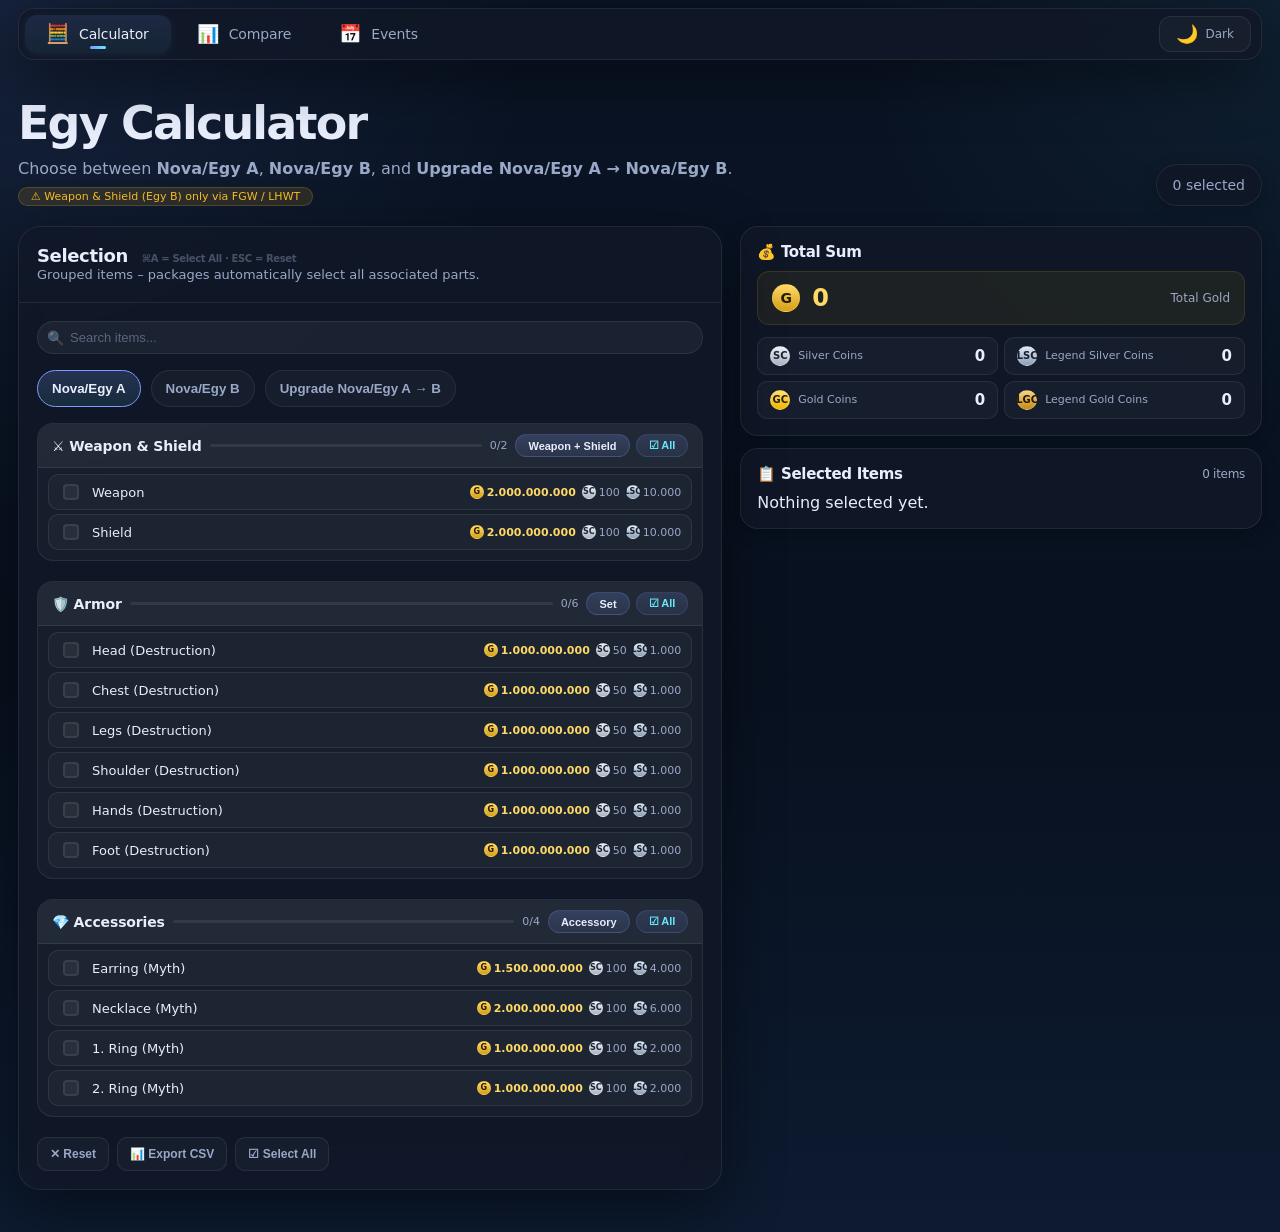
<file: index.html>
<!DOCTYPE html>
<html lang="en">
<head>
  <meta charset="UTF-8" />
  <meta name="viewport" content="width=device-width, initial-scale=1.0, maximum-scale=1.0, user-scalable=no" />
  
  <script>
    (function() {
      if (window.location.protocol === 'file:') return;
      if (window.location.hostname === 'localhost' || window.location.hostname === '127.0.0.1') return;
      if (window.location.hostname.includes('.local')) return;
      if (location.protocol !== 'https:') {
        location.href = 'https:' + location.href.substring(location.protocol.length);
      }
    })();
  </script>
  
  <meta name="apple-mobile-web-app-capable" content="yes" />
  <meta name="apple-mobile-web-app-status-bar-style" content="black-translucent" />
  <meta name="theme-color" content="#08111f" />
  <meta name="description" content="Calculator for Legends Online equipment upgrades" />
  
  <title>Egy Calculator</title>
  
  <link rel="manifest" href="[data-uri]"LAogICAgICAic2l6ZXMiOiAiNTEyeDUxMiIsCiAgICAgICJ0eXBlIjogImltYWdlL3N2Zyt4bWwiCiAgICB9CiAgXQp9" />
  
  <link rel="stylesheet" href="styles/main.css" />
  <link rel="stylesheet" href="styles/menu.css" />
  
  <style>
    /* ===== FIX: Abstand für das fixed Menü ===== */
    .wrap {
      padding-top: 100px !important;
    }

    /* ===== COMPARE STYLES ===== */
    .compare-grid {
      display: grid;
      grid-template-columns: 1fr 1fr;
      gap: 18px;
      margin-top: 16px;
    }

    .compare-col .panel-head h3 {
      margin: 0;
      font-size: 16px;
      letter-spacing: -0.02em;
      display: flex;
      align-items: center;
      gap: 8px;
      flex-wrap: wrap;
    }

    .badge-a {
      font-size: 10px;
      font-weight: 700;
      padding: 2px 10px;
      border-radius: 999px;
      background: rgba(124,156,255,.20);
      color: var(--accent2);
      border: 1px solid rgba(124,156,255,.20);
    }

    .badge-b {
      font-size: 10px;
      font-weight: 700;
      padding: 2px 10px;
      border-radius: 999px;
      background: rgba(251,191,36,.20);
      color: var(--warn);
      border: 1px solid rgba(251,191,36,.20);
    }

    .compare-item {
      display: flex;
      justify-content: space-between;
      padding: 6px 8px;
      border-bottom: 1px solid var(--line);
      font-size: 13px;
      transition: border-color .4s ease;
    }

    .compare-item:last-child { border-bottom: none; }
    .compare-item .label { color: var(--muted); }
    .compare-item .value { font-weight: 600; }
    .compare-item .value.gold { color: #ffd966; }
    [data-theme="light"] .compare-item .value.gold { color: #b8860b; }

    .compare-sub-item {
      padding-left: 16px;
      font-size: 12px;
      color: var(--muted);
      display: flex;
      justify-content: space-between;
      border-bottom: 1px solid var(--line);
      padding-top: 4px;
      padding-bottom: 4px;
    }

    .compare-sub-item .label { opacity: 0.7; }
    .compare-sub-item .value { font-weight: 500; }
    .compare-sub-item .value.gold { color: #ffd966; }
    [data-theme="light"] .compare-sub-item .value.gold { color: #b8860b; }

    .compare-total {
      margin-top: 12px;
      padding-top: 12px;
      border-top: 2px solid var(--line);
      font-size: 15px;
      font-weight: 700;
      display: flex;
      flex-direction: column;
      gap: 4px;
    }

    .compare-total .total-row {
      display: flex;
      justify-content: space-between;
    }

    .compare-total .total-row .value { font-size: 16px; }
    .compare-total .total-row .value.gold { color: #ffd966; }
    [data-theme="light"] .compare-total .total-row .value.gold { color: #b8860b; }

    .compare-diff {
      margin-top: 20px;
      padding: 16px;
      border-radius: var(--radius);
      background: var(--item-bg);
      border: 1px solid var(--line);
      text-align: center;
      transition: background .4s ease, border-color .4s ease;
    }

    [data-theme="light"] .compare-diff { border-color: rgba(0,0,0,.06); }
    .compare-diff .label { color: var(--muted); font-size: 13px; }
    .compare-diff .value { font-size: 28px; font-weight: 900; margin-top: 4px; }
    .compare-diff .value.positive { color: var(--danger); }
    .compare-diff .value.negative { color: var(--success); }
    .compare-diff .value.neutral { color: var(--muted); }
    .compare-diff .sub { font-size: 12px; color: var(--muted); margin-top: 4px; }

    .compare-diff .diff-currencies {
      display: flex;
      justify-content: center;
      gap: 12px;
      flex-wrap: wrap;
      margin-top: 8px;
      font-size: 13px;
      color: var(--muted);
    }

    .compare-diff .diff-currencies .diff-item {
      display: flex;
      align-items: center;
      gap: 4px;
    }

    @media (max-width: 768px) {
      .compare-grid {
        grid-template-columns: 1fr;
        gap: 12px;
      }
    }

    .page { display: block; }
    .page.hidden { display: none; }
  </style>
</head>
<body>
  <div id="menuContainer"></div>

  <div class="install-banner" id="installBanner" role="alert" aria-label="App installation prompt">
    <span>📱</span>
    <span>Install <strong>Egy Calculator</strong> as app</span>
    <button class="btn-install" id="installBtn" aria-label="Install app">Install</button>
    <button class="btn-close" id="closeBanner" aria-label="Dismiss installation prompt">✕</button>
  </div>

  <div class="wrap" role="main">
    <div id="pageCalculator" class="page"></div>
    <div id="pageCompare" class="page hidden"></div>
  </div>

  <script src="data/items.js"></script>
  <script src="data/packages.js"></script>
  <script src="data/groups.js"></script>
  <script src="menu.js"></script>
  <script src="app.js"></script>
</body>
</html>
</file>
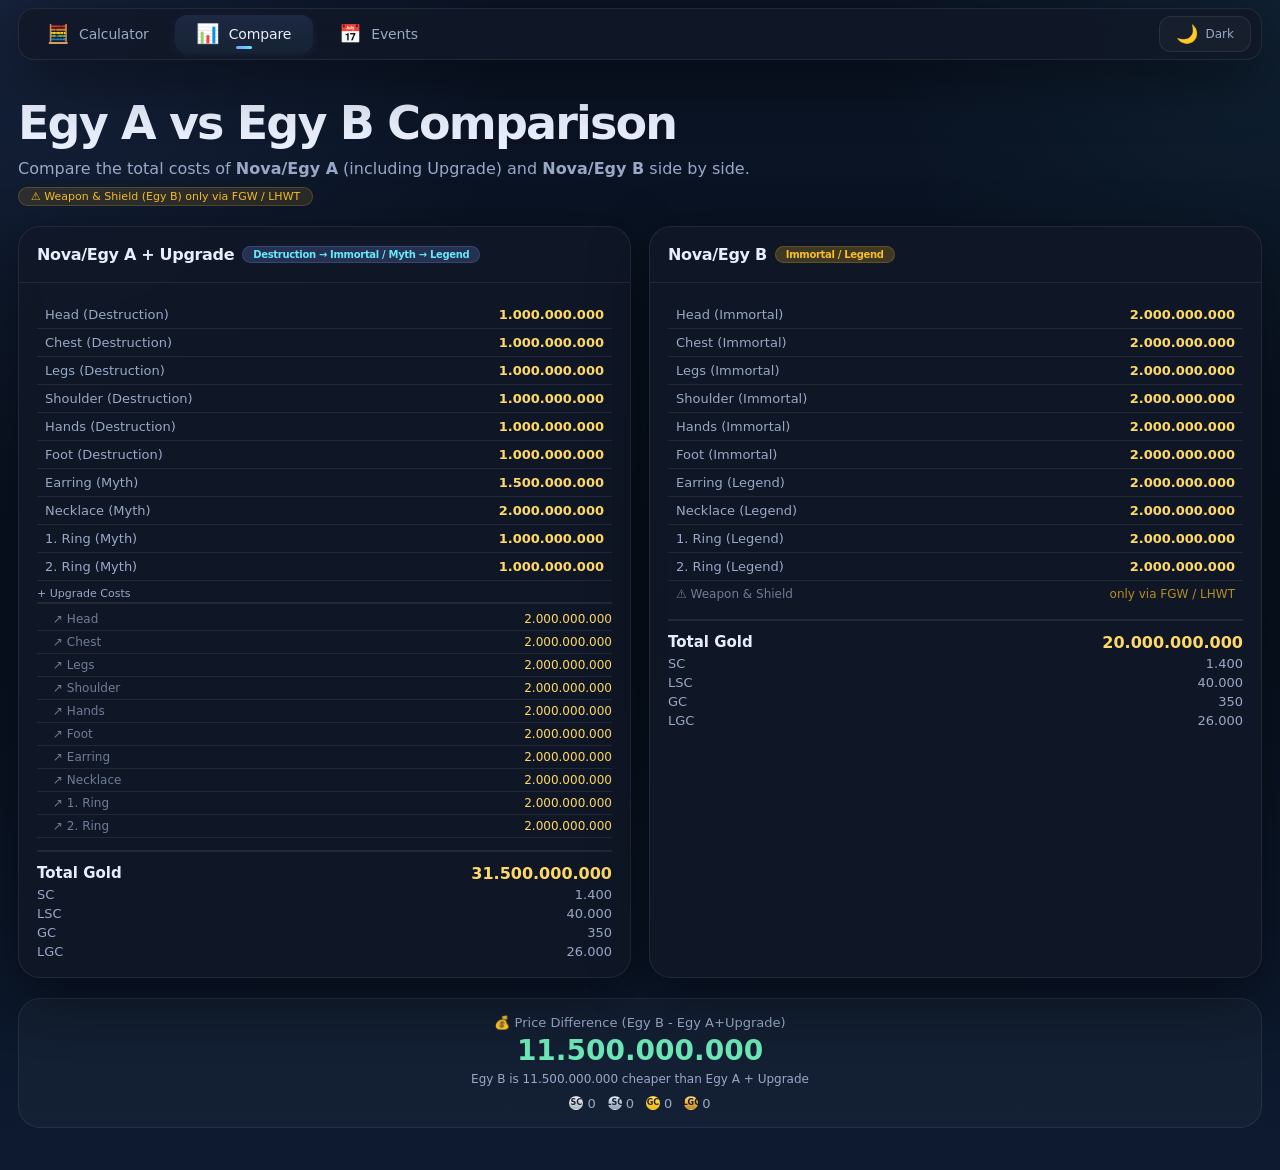
<file: compare.html>
<!DOCTYPE html>
<html lang="en">
<head>
  <meta charset="UTF-8" />
  <meta name="viewport" content="width=device-width, initial-scale=1.0, maximum-scale=1.0, user-scalable=no" />
  
  <script>
    (function() {
      if (window.location.protocol === 'file:') return;
      if (window.location.hostname === 'localhost' || window.location.hostname === '127.0.0.1') return;
      if (window.location.hostname.includes('.local')) return;
      if (location.protocol !== 'https:') {
        location.href = 'https:' + location.href.substring(location.protocol.length);
      }
    })();
  </script>
  
  <meta name="apple-mobile-web-app-capable" content="yes" />
  <meta name="apple-mobile-web-app-status-bar-style" content="black-translucent" />
  <meta name="theme-color" content="#08111f" />
  <meta name="description" content="Compare Legends Online equipment costs" />
  
  <title>Egy Calculator - Compare</title>
  
  <link rel="manifest" href="[data-uri]"LAogICAgICAic2l6ZXMiOiAiNTEyeDUxMiIsCiAgICAgICJ0eXBlIjogImltYWdlL3N2Zyt4bWwiCiAgICB9CiAgXQp9" />
  
  <link rel="stylesheet" href="styles/main.css" />
  <link rel="stylesheet" href="styles/menu.css" />
  
  <style>
    /* ===== FIX: Abstand für das fixed Menü ===== */
    .wrap {
      padding-top: 100px !important;
    }

    .compare-grid {
      display: grid;
      grid-template-columns: 1fr 1fr;
      gap: 18px;
      margin-top: 16px;
    }

    .compare-col .panel-head h3 {
      margin: 0;
      font-size: 16px;
      letter-spacing: -0.02em;
      display: flex;
      align-items: center;
      gap: 8px;
      flex-wrap: wrap;
    }

    .badge-a {
      font-size: 10px;
      font-weight: 700;
      padding: 2px 10px;
      border-radius: 999px;
      background: rgba(124,156,255,.20);
      color: var(--accent2);
      border: 1px solid rgba(124,156,255,.20);
    }

    .badge-b {
      font-size: 10px;
      font-weight: 700;
      padding: 2px 10px;
      border-radius: 999px;
      background: rgba(251,191,36,.20);
      color: var(--warn);
      border: 1px solid rgba(251,191,36,.20);
    }

    .compare-item {
      display: flex;
      justify-content: space-between;
      padding: 6px 8px;
      border-bottom: 1px solid var(--line);
      font-size: 13px;
      transition: border-color .4s ease;
    }

    .compare-item:last-child { border-bottom: none; }
    .compare-item .label { color: var(--muted); }
    .compare-item .value { font-weight: 600; }
    .compare-item .value.gold { color: #ffd966; }
    [data-theme="light"] .compare-item .value.gold { color: #b8860b; }

    .compare-sub-item {
      padding-left: 16px;
      font-size: 12px;
      color: var(--muted);
      display: flex;
      justify-content: space-between;
      border-bottom: 1px solid var(--line);
      padding-top: 4px;
      padding-bottom: 4px;
    }

    .compare-sub-item .label { opacity: 0.7; }
    .compare-sub-item .value { font-weight: 500; }
    .compare-sub-item .value.gold { color: #ffd966; }
    [data-theme="light"] .compare-sub-item .value.gold { color: #b8860b; }

    .compare-total {
      margin-top: 12px;
      padding-top: 12px;
      border-top: 2px solid var(--line);
      font-size: 15px;
      font-weight: 700;
      display: flex;
      flex-direction: column;
      gap: 4px;
    }

    .compare-total .total-row {
      display: flex;
      justify-content: space-between;
    }

    .compare-total .total-row .value { font-size: 16px; }
    .compare-total .total-row .value.gold { color: #ffd966; }
    [data-theme="light"] .compare-total .total-row .value.gold { color: #b8860b; }

    .compare-diff {
      margin-top: 20px;
      padding: 16px;
      border-radius: var(--radius);
      background: var(--item-bg);
      border: 1px solid var(--line);
      text-align: center;
      transition: background .4s ease, border-color .4s ease;
    }

    [data-theme="light"] .compare-diff { border-color: rgba(0,0,0,.06); }
    .compare-diff .label { color: var(--muted); font-size: 13px; }
    .compare-diff .value { font-size: 28px; font-weight: 900; margin-top: 4px; }
    .compare-diff .value.positive { color: var(--danger); }
    .compare-diff .value.negative { color: var(--success); }
    .compare-diff .value.neutral { color: var(--muted); }
    .compare-diff .sub { font-size: 12px; color: var(--muted); margin-top: 4px; }

    .compare-diff .diff-currencies {
      display: flex;
      justify-content: center;
      gap: 12px;
      flex-wrap: wrap;
      margin-top: 8px;
      font-size: 13px;
      color: var(--muted);
    }

    .compare-diff .diff-currencies .diff-item {
      display: flex;
      align-items: center;
      gap: 4px;
    }

    @media (max-width: 768px) {
      .compare-grid {
        grid-template-columns: 1fr;
        gap: 12px;
      }
    }

    .page { display: block; }
    .page.hidden { display: none; }
  </style>
</head>
<body>
  <div id="menuContainer"></div>

  <div class="wrap" role="main">
    <div id="pageCompare" class="page"></div>
  </div>

  <script src="data/items.js"></script>
  <script src="data/groups.js"></script>
  <script src="menu.js"></script>
  <script src="app.js"></script>
</body>
</html>
</file>
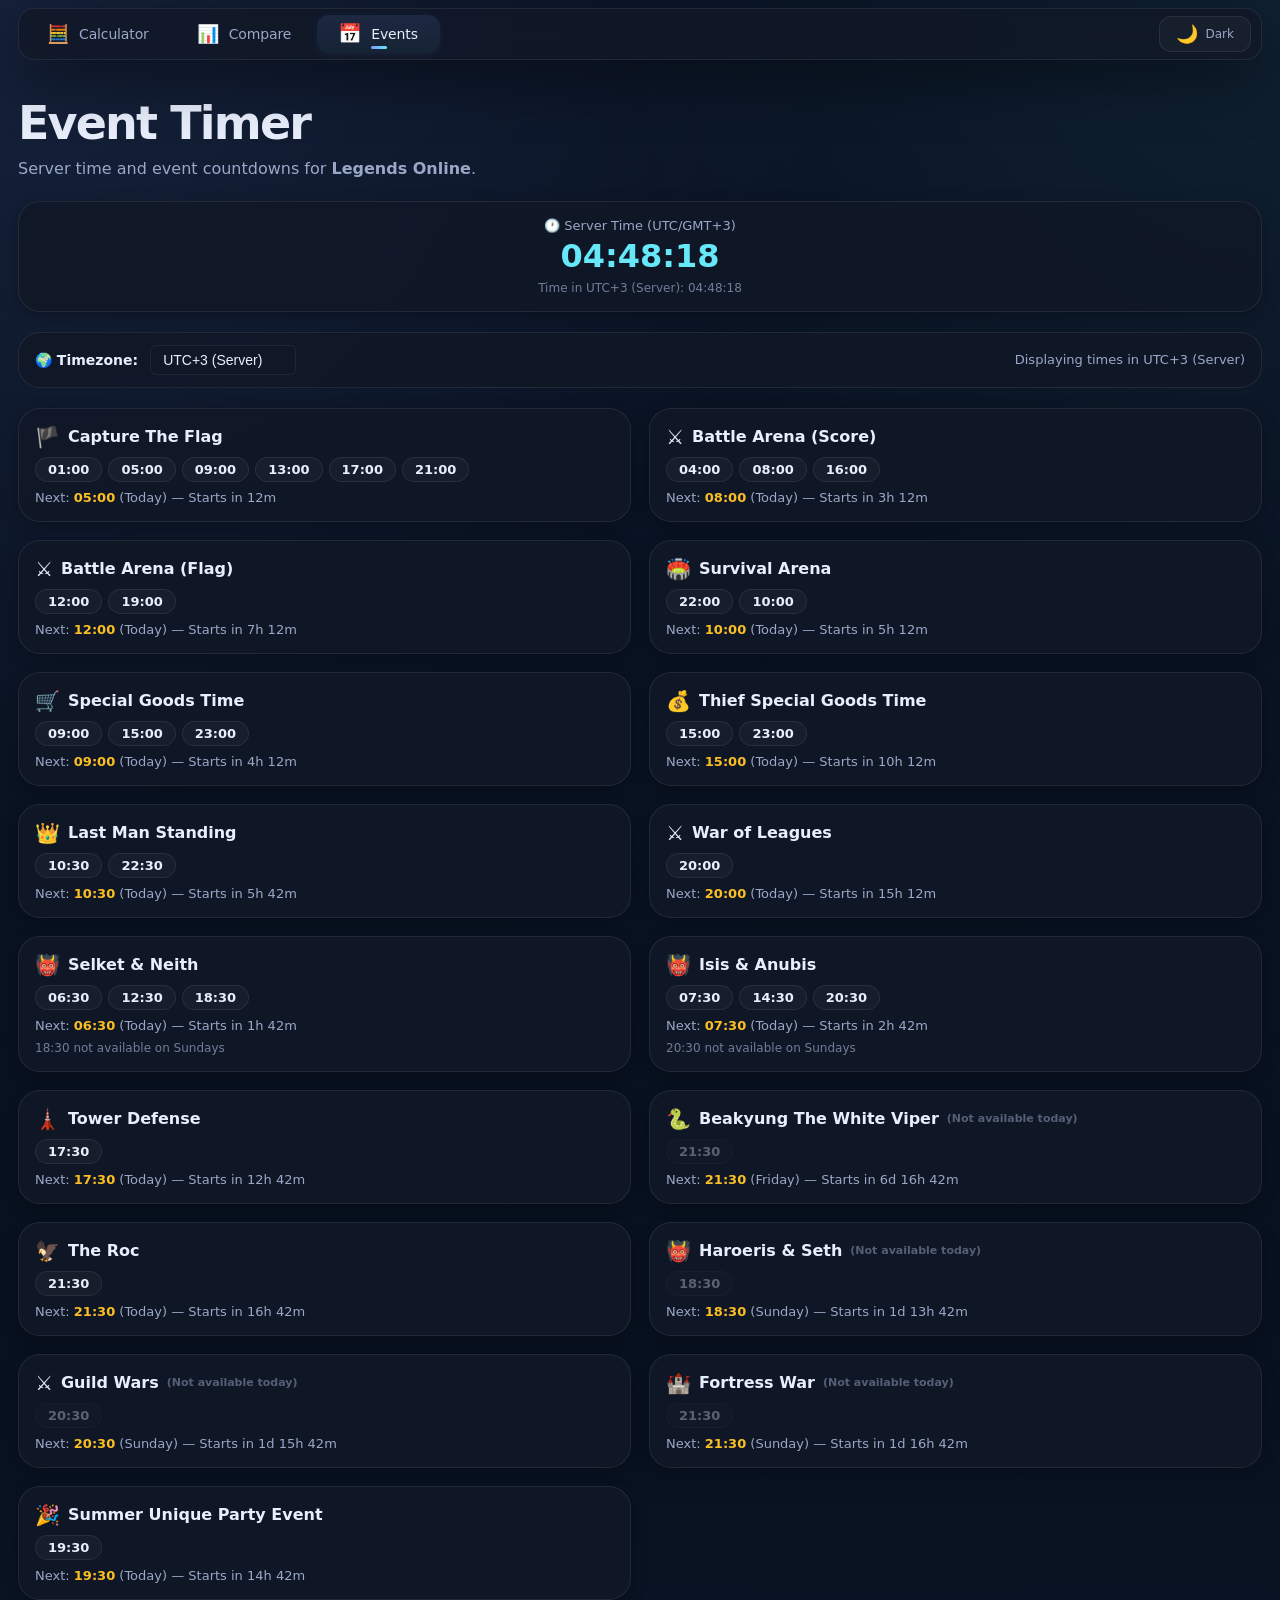
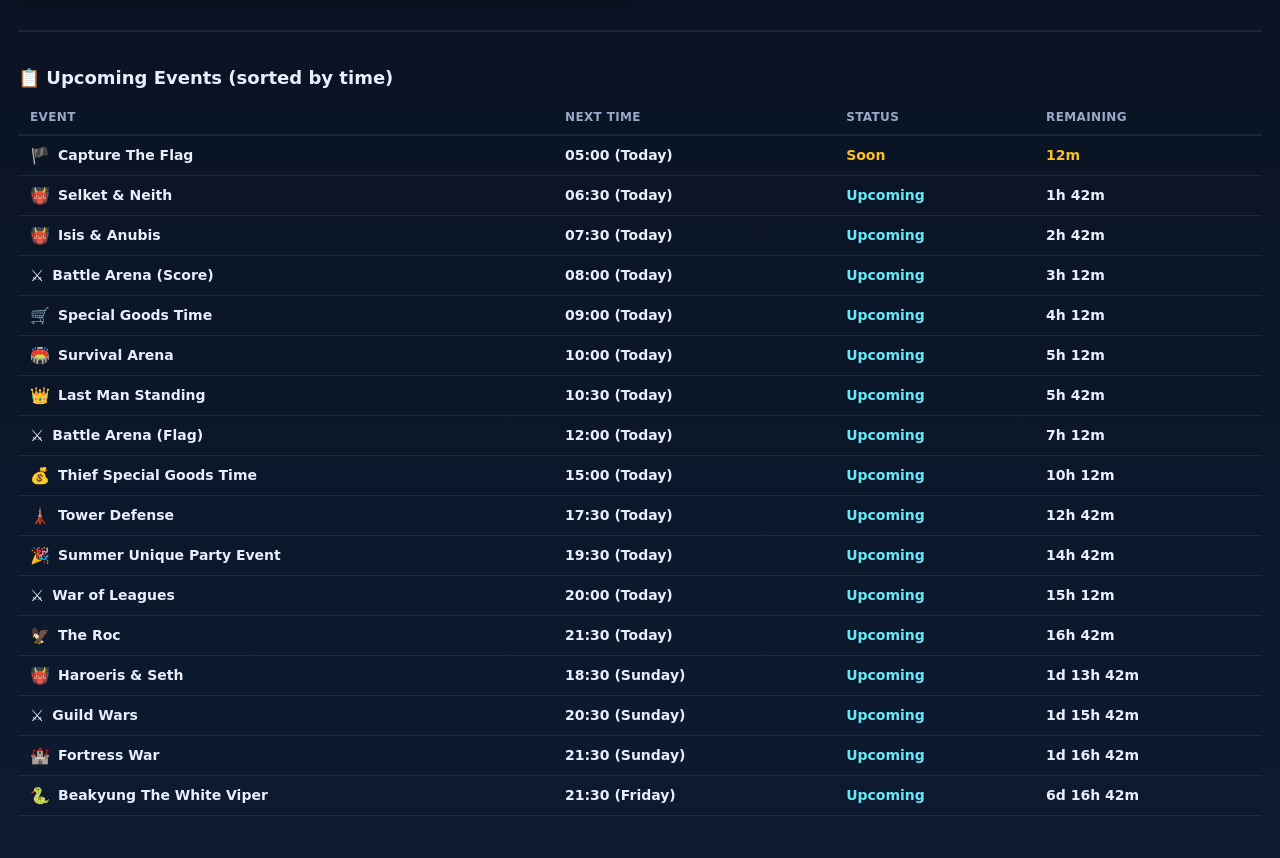
<file: events.html>
<!DOCTYPE html>
<html lang="en">
<head>
    <meta charset="UTF-8" />
    <meta name="viewport" content="width=device-width, initial-scale=1.0, maximum-scale=1.0, user-scalable=no" />

    <script>
        (function() {
            if (window.location.protocol === 'file:') return;
            if (window.location.hostname === 'localhost' || window.location.hostname === '127.0.0.1') return;
            if (window.location.hostname.includes('.local')) return;
            if (location.protocol !== 'https:') {
                location.href = 'https:' + location.href.substring(location.protocol.length);
            }
        })();
    </script>

    <meta name="apple-mobile-web-app-capable" content="yes" />
    <meta name="apple-mobile-web-app-status-bar-style" content="black-translucent" />
    <meta name="theme-color" content="#0a1628" />
    <meta name="description" content="Event timer for Legends Online" />

    <title>Legends Online Events</title>

    <link rel="manifest" href="[data-uri]"LAogICAgICAic2l6ZXMiOiAiNTEyeDUxMiIsCiAgICAgICJ0eXBlIjogImltYWdlL3N2Zyt4bWwiCiAgICB9CiAgXQp9" />

    <link rel="stylesheet" href="styles/main.css" />
    <link rel="stylesheet" href="styles/menu.css" />

    <style>
        .wrap {
            padding-top: 100px !important;
        }

        .events-container {
            margin-top: 20px;
        }

        .server-time {
            text-align: center;
            padding: 16px;
            margin-bottom: 20px;
            background: var(--card);
            border: 1px solid var(--line);
            border-radius: var(--radius);
            box-shadow: var(--shadow-sm);
            transition: background .4s ease, border-color .4s ease;
        }
        .server-time .label {
            color: var(--muted);
            font-size: 13px;
        }
        .server-time .time {
            font-size: 32px;
            font-weight: 900;
            color: var(--accent2);
            margin-top: 4px;
            font-variant-numeric: tabular-nums;
        }
        .server-time .timezone-info {
            font-size: 12px;
            color: var(--muted);
            margin-top: 6px;
            opacity: 0.7;
        }

        .timezone-selector {
            display: flex;
            align-items: center;
            gap: 12px;
            margin-bottom: 20px;
            padding: 12px 16px;
            background: var(--card);
            border: 1px solid var(--line);
            border-radius: var(--radius);
            flex-wrap: wrap;
        }
        .timezone-selector label {
            font-size: 14px;
            font-weight: 600;
            color: var(--text);
        }
        .timezone-selector .offset-display {
            font-size: 13px;
            color: var(--muted);
            margin-left: auto;
        }

        .events-grid {
            display: grid;
            grid-template-columns: 1fr 1fr;
            gap: 18px;
            margin-bottom: 30px;
        }

        .event-card {
            background: var(--card);
            border: 1px solid var(--line);
            border-radius: var(--radius);
            padding: 16px;
            box-shadow: var(--shadow-sm);
            transition: background .4s ease, border-color .4s ease;
        }
        [data-theme="light"] .event-card {
            border-color: rgba(0, 0, 0, .06);
        }

        .event-card .event-name {
            font-size: 16px;
            font-weight: 700;
            margin-bottom: 8px;
            display: flex;
            align-items: center;
            gap: 8px;
        }
        .event-card .event-name .icon {
            font-size: 20px;
        }

        .event-card .event-times {
            display: flex;
            flex-wrap: wrap;
            gap: 6px;
            margin-top: 8px;
        }

        .event-card .event-times .time-badge {
            padding: 4px 12px;
            border-radius: 999px;
            font-size: 13px;
            font-weight: 600;
            background: var(--item-bg);
            border: 1px solid var(--line);
            transition: background .4s ease, border-color .4s ease;
        }

        .event-card .event-times .time-badge.active {
            background: rgba(110, 231, 183, .20);
            border-color: rgba(110, 231, 183, .30);
            color: var(--success);
            animation: pulse-active 1.5s ease-in-out infinite;
        }

        .event-card .event-times .time-badge.passed {
            opacity: 0.35;
        }

        .event-card .event-next {
            margin-top: 8px;
            font-size: 13px;
            color: var(--muted);
        }

        .event-card .event-next .highlight {
            color: var(--warn);
            font-weight: 600;
        }

        .event-card .event-note {
            font-size: 12px;
            color: var(--muted);
            margin-top: 8px;
            opacity: 0.7;
        }

        @keyframes pulse-active {
            0%,
            100% {
                opacity: 1;
                transform: scale(1);
            }
            50% {
                opacity: 0.7;
                transform: scale(0.98);
            }
        }

        .sorted-section {
            margin-top: 30px;
            padding-top: 20px;
            border-top: 2px solid var(--line);
        }

        .sorted-section h2 {
            font-size: 18px;
            margin-bottom: 12px;
        }

        .sorted-table {
            width: 100%;
            border-collapse: collapse;
            font-size: 14px;
        }

        .sorted-table th {
            text-align: left;
            padding: 10px 12px;
            color: var(--muted);
            font-weight: 600;
            border-bottom: 2px solid var(--line);
            font-size: 12px;
            text-transform: uppercase;
            letter-spacing: 0.03em;
        }

        .sorted-table td {
            padding: 10px 12px;
            border-bottom: 1px solid var(--line);
            transition: border-color .4s ease;
        }

        .sorted-table tr:hover td {
            background: var(--item-bg-hover);
        }

        .sorted-table .event-name-cell {
            font-weight: 600;
            display: flex;
            align-items: center;
            gap: 8px;
        }

        .sorted-table .event-name-cell .icon {
            font-size: 16px;
        }

        .sorted-table .status-cell {
            font-weight: 600;
        }

        .sorted-table .status-cell.active {
            color: var(--success);
        }

        .sorted-table .status-cell.soon {
            color: var(--warn);
        }

        .sorted-table .status-cell.upcoming {
            color: var(--accent2);
        }

        .sorted-table .time-cell {
            font-weight: 600;
            font-variant-numeric: tabular-nums;
        }

        .sorted-table .time-cell.soon {
            color: var(--warn);
        }

        .sorted-table .time-cell.active {
            color: var(--success);
        }

        @media (max-width: 768px) {
            .events-grid {
                grid-template-columns: 1fr;
                gap: 12px;
            }
            .server-time .time {
                font-size: 24px;
            }

            .sorted-table {
                font-size: 12px;
            }
            .sorted-table th,
            .sorted-table td {
                padding: 6px 8px;
            }
            .sorted-table .event-name-cell .icon {
                font-size: 14px;
            }
            .timezone-selector {
                flex-direction: column;
                align-items: stretch;
                gap: 8px;
            }
            .timezone-selector .offset-display {
                margin-left: 0;
                text-align: center;
            }
        }
    </style>
</head>
<body>
    <div id="menuContainer"></div>

    <div class="wrap" role="main">
        <header class="hero">
            <div class="hero-left">
                <h1>Event Timer</h1>
                <p class="lead">Server time and event countdowns for <strong>Legends Online</strong>.</p>
            </div>
            <div class="hero-actions"></div>
        </header>

        <div class="events-container" id="eventsContainer">
            <div class="server-time">
                <div class="label">🕐 Server Time (UTC/GMT+3)</div>
                <div class="time" id="serverTime">--:--:--</div>
                <div class="timezone-info" id="localTimeInfo">Time in UTC+3 (Server): --:--:--</div>
            </div>

            <div class="timezone-selector">
                <label for="timezoneSelect">🌍 Timezone:</label>
                <select id="timezoneSelect">
                    <option value="-12">UTC-12</option>
                    <option value="-11">UTC-11</option>
                    <option value="-10">UTC-10</option>
                    <option value="-9">UTC-9</option>
                    <option value="-8">UTC-8</option>
                    <option value="-7">UTC-7</option>
                    <option value="-6">UTC-6</option>
                    <option value="-5">UTC-5</option>
                    <option value="-4">UTC-4</option>
                    <option value="-3">UTC-3</option>
                    <option value="-2">UTC-2</option>
                    <option value="-1">UTC-1</option>
                    <option value="0">UTC±0</option>
                    <option value="1">UTC+1</option>
                    <option value="2">UTC+2</option>
                    <option value="3" selected>UTC+3 (Server)</option>
                    <option value="4">UTC+4</option>
                    <option value="5">UTC+5</option>
                    <option value="6">UTC+6</option>
                    <option value="7">UTC+7</option>
                    <option value="8">UTC+8</option>
                    <option value="9">UTC+9</option>
                    <option value="10">UTC+10</option>
                    <option value="11">UTC+11</option>
                    <option value="12">UTC+12</option>
                </select>
                <span class="offset-display" id="offsetDisplay">Displaying times in UTC+3 (Server)</span>
            </div>

            <div class="events-grid" id="eventsGrid"></div>

            <div class="sorted-section" id="sortedSection">
                <h2>📋 Upcoming Events (sorted by time)</h2>
                <div id="sortedListContainer"></div>
            </div>
        </div>
    </div>

    <script src="menu.js">
    </script>
    <script>
        // ============================================================
        //  EVENTS DATA  — UPDATED with skip rules and new time
        // ============================================================
        const EVENTS = [{
            name: 'Capture The Flag',
            icon: '🏴',
            times: ['01:00', '05:00', '09:00', '13:00', '17:00', '21:00'],
            days: [0, 1, 2, 3, 4, 5, 6],
            note: ''
        }, {
            name: 'Battle Arena (Score)',
            icon: '⚔️',
            times: ['04:00', '08:00', '16:00'],
            days: [0, 1, 2, 3, 4, 5, 6],
            note: ''
        }, {
            name: 'Battle Arena (Flag)',
            icon: '⚔️',
            times: ['12:00', '19:00'],
            days: [0, 1, 2, 3, 4, 5, 6],
            note: ''
        }, {
            name: 'Survival Arena',
            icon: '🏟️',
            times: ['22:00', '10:00'],
            days: [0, 1, 2, 3, 4, 5, 6],
            // Disable the 22:00 slot on Sundays (day 0)
            skipTimesOnDays: { 0: ['22:00'] },
            note: ''
        }, {
            name: 'Special Goods Time',
            icon: '🛒',
            times: ['09:00', '15:00', '23:00'],
            days: [0, 1, 2, 3, 4, 5, 6],
            note: ''
        }, {
            name: 'Thief Special Goods Time',
            icon: '💰',
            // Added 15:00 to existing 23:00
            times: ['15:00', '23:00'],
            days: [0, 1, 2, 3, 4, 5, 6],
            note: ''
        }, {
            name: 'Last Man Standing',
            icon: '👑',
            times: ['10:30', '22:30'],
            days: [0, 1, 2, 3, 4, 5, 6],
            // Disable the 22:30 slot on Sundays (day 0)
            skipTimesOnDays: { 0: ['22:30'] },
            note: ''
        }, {
            name: 'War of Leagues',
            icon: '⚔️',
            times: ['20:00'],
            days: [0, 1, 2, 3, 4, 5, 6],
            note: ''
        }, {
            name: 'Selket & Neith',
            icon: '👹',
            times: ['06:30', '12:30', '18:30'],
            days: [0, 1, 2, 3, 4, 5, 6],
            skipTimesOnDays: { 0: ['18:30'] },
            note: '%s not available on Sundays'
        }, {
            name: 'Isis & Anubis',
            icon: '👹',
            times: ['07:30', '14:30', '20:30'],
            days: [0, 1, 2, 3, 4, 5, 6],
            skipTimesOnDays: { 0: ['20:30'] },
            note: '%s not available on Sundays'
        }, {
            name: 'Tower Defense',
            icon: '🗼',
            times: ['17:30'],
            days: [5, 6, 0],
            note: ''
        }, {
            name: 'Beakyung The White Viper',
            icon: '🐍',
            times: ['21:30'],
            days: [5],
            note: ''
        }, {
            name: 'The Roc',
            icon: '🦅',
            times: ['21:30'],
            days: [6],
            note: ''
        }, {
            name: 'Haroeris & Seth',
            icon: '👹',
            times: ['18:30'],
            days: [0],
            note: ''
        }, {
            name: 'Guild Wars',
            icon: '⚔️',
            times: ['20:30'],
            days: [0],
            note: ''
        }, {
            name: 'Fortress War',
            icon: '🏰',
            times: ['21:30'],
            days: [0],
            note: ''
        }, {
            name: 'Summer Unique Party Event',
            icon: '🎉',
            times: ['19:30'],
            days: [0, 1, 2, 3, 4, 5, 6],
            note: ''
        }];

        // ============================================================
        //  HELPERS
        // ============================================================
        const SERVER_TIMEZONE_OFFSET = 3;
        const MINUTE_MS = 60000;
        let displayTimezoneOffset = 3;

        function getServerTime() {
            const now = new Date();
            const utc = now.getTime() + now.getTimezoneOffset() * MINUTE_MS;
            return new Date(utc + SERVER_TIMEZONE_OFFSET * 3600000);
        }

        function getServerTimeStr() {
            return getServerTime().toTimeString().slice(0, 8);
        }

        function getCurrentServerMinutes() {
            const t = getServerTime();
            return t.getHours() * 60 + t.getMinutes();
        }

        function getServerDay() {
            return getServerTime().getDay();
        }

        function getDisplayTime() {
            const serverTime = getServerTime();
            const offsetDiff = displayTimezoneOffset - SERVER_TIMEZONE_OFFSET;
            return new Date(serverTime.getTime() + offsetDiff * 3600000);
        }

        function getDisplayDay() {
            return getDisplayTime().getDay();
        }

        function getCurrentDisplayMinutes() {
            const t = getDisplayTime();
            return t.getHours() * 60 + t.getMinutes();
        }

        function getSelectedTimezoneTime() {
            const serverTime = getServerTime();
            const offsetDiff = displayTimezoneOffset - SERVER_TIMEZONE_OFFSET;
            const displayTime = new Date(serverTime.getTime() + offsetDiff * 3600000);
            return displayTime.toTimeString().slice(0, 8);
        }

        function parseTimeToMinutes(timeStr) {
            const [h, m] = timeStr.split(':').map(Number);
            return h * 60 + m;
        }

        function formatTimeForDisplay(minutes) {
            const hours = Math.floor(minutes / 60) % 24;
            const mins = minutes % 60;
            return `${String(hours).padStart(2, '0')}:${String(mins).padStart(2, '0')}`;
        }

        function convertServerTimeToDisplay(serverMinutes) {
            const offsetDiff = displayTimezoneOffset - SERVER_TIMEZONE_OFFSET;
            let displayMinutes = serverMinutes + offsetDiff * 60;
            displayMinutes = ((displayMinutes % 1440) + 1440) % 1440;
            return displayMinutes;
        }

        function getLocalDayForEvent(serverEventMinutes, dayOffset) {
            const serverTime = getServerTime();
            const eventServerDate = new Date(serverTime);
            eventServerDate.setDate(eventServerDate.getDate() + dayOffset);
            eventServerDate.setHours(Math.floor(serverEventMinutes / 60), serverEventMinutes % 60, 0, 0);
            const offsetDiff = displayTimezoneOffset - SERVER_TIMEZONE_OFFSET;
            const eventLocalDate = new Date(eventServerDate.getTime() + offsetDiff * 3600000);
            return eventLocalDate.getDay();
        }

        function getNextEventTime(event) {
            const current = getCurrentServerMinutes();
            const serverDay = getServerDay();

            let best = null;
            let bestDiff = Infinity;

            for (let dayOffset = 0; dayOffset <= 7; dayOffset++) {
                const checkDay = (serverDay + dayOffset) % 7;
                if (!event.days.includes(checkDay)) continue;

                const skipTimes = event.skipTimesOnDays ? event.skipTimesOnDays[checkDay] || [] : [];
                const timesForDay = event.times.filter(time => !skipTimes.includes(time));

                if (timesForDay.length === 0) continue;

                for (const time of timesForDay) {
                    const target = parseTimeToMinutes(time);
                    let diff = target - current;
                    if (dayOffset > 0) {
                        diff += dayOffset * 1440;
                    } else if (dayOffset === 0 && diff < 0) {
                        continue;
                    }

                    if (diff >= 0 && diff < bestDiff) {
                        bestDiff = diff;
                        best = {
                            time,
                            diff,
                            target,
                            day: checkDay,
                            dayOffset,
                            displayTime: convertServerTimeToDisplay(target)
                        };
                    }
                }
            }

            return best;
        }

        function getDayName(day) {
            const names = ['Sunday', 'Monday', 'Tuesday', 'Wednesday', 'Thursday', 'Friday', 'Saturday'];
            return names[day];
        }

        function formatTime(diff) {
            if (diff === 0) return 'NOW!';
            if (diff < 0) return 'Passed';

            const totalMinutes = diff;
            const days = Math.floor(totalMinutes / 1440);
            const hours = Math.floor((totalMinutes % 1440) / 60);
            const minutes = totalMinutes % 60;

            if (days === 0 && hours === 0) {
                return `${minutes}m`;
            }
            if (days === 0) {
                return `${hours}h ${minutes}m`;
            }
            if (days === 1) {
                return `1d ${hours}h ${minutes}m`;
            }
            return `${days}d ${hours}h ${minutes}m`;
        }

        function getStatus(diff) {
            if (diff <= 5) return { label: '🔴 NOW!', class: 'active' };
            if (diff <= 60) return { label: 'Soon', class: 'soon' };
            return { label: 'Upcoming', class: 'upcoming' };
        }

        function getDynamicNote(event) {
            if (!event.note) return '';

            if (event.note.includes('%s')) {
                const skippedTimes = event.skipTimesOnDays?.[0] || [];
                if (skippedTimes.length > 0) {
                    const serverMinutes = parseTimeToMinutes(skippedTimes[0]);
                    const displayMinutes = convertServerTimeToDisplay(serverMinutes);
                    const displayTimeStr = formatTimeForDisplay(displayMinutes);

                    const serverDay = 0;
                    const offsetDiff = displayTimezoneOffset - SERVER_TIMEZONE_OFFSET;
                    let localDayForSunday = (0 + Math.floor((offsetDiff * 60 + serverMinutes) / 1440)) % 7;
                    if (localDayForSunday < 0) localDayForSunday += 7;

                    const localDayName = getDayName(localDayForSunday);

                    let noteText = event.note.replace('%s', displayTimeStr);
                    noteText = noteText.replace('Sundays', localDayName + 's');

                    return noteText;
                }
            }

            return event.note;
        }

        // ============================================================
        //  RENDER
        // ============================================================
        function renderEvents() {
            const grid = document.getElementById('eventsGrid');
            grid.innerHTML = '';

            const sortedEvents = [];

            EVENTS.forEach(event => {
                const card = document.createElement('div');
                card.className = 'event-card';

                const next = getNextEventTime(event);

                let nameHTML = `<span class="icon">${event.icon}</span> ${event.name}`;

                const displayDay = getDisplayDay();
                const isAvailableToday = event.days.includes(displayDay);

                let hasFutureTimeToday = false;
                if (isAvailableToday) {
                    const currentDisplayMinutes = getCurrentDisplayMinutes();
                    const serverTimeNow = getServerTime();
                    const offsetDiff = displayTimezoneOffset - SERVER_TIMEZONE_OFFSET;

                    for (const time of event.times) {
                        const [th, tm] = time.split(':').map(Number);
                        for (let dayOffset = -1; dayOffset <= 1; dayOffset++) {
                            const evtServerDate = new Date(serverTimeNow);
                            evtServerDate.setDate(evtServerDate.getDate() + dayOffset);
                            evtServerDate.setHours(th, tm, 0, 0);

                            const evtLocalDate = new Date(evtServerDate.getTime() + offsetDiff * 3600000);
                            if (evtLocalDate.toDateString() !== getDisplayTime().toDateString()) continue;

                            const serverDayOfEvent = evtServerDate.getDay();
                            const skippedOnServer = event.skipTimesOnDays && event.skipTimesOnDays[serverDayOfEvent] &&
                                event.skipTimesOnDays[serverDayOfEvent].includes(time);
                            if (skippedOnServer) continue;

                            const displayMinutesForEvt = evtLocalDate.getHours() * 60 + evtLocalDate.getMinutes();
                            if (displayMinutesForEvt > currentDisplayMinutes) {
                                hasFutureTimeToday = true;
                                break;
                            }
                        }
                        if (hasFutureTimeToday) break;
                    }
                }

                if (!hasFutureTimeToday && isAvailableToday) {
                    nameHTML +=
                        ` <span style="font-size:11px;color:var(--muted);opacity:0.5;">(Already passed today)</span>`;
                } else if (!isAvailableToday) {
                    nameHTML +=
                    ` <span style="font-size:11px;color:var(--muted);opacity:0.5;">(Not available today)</span>`;
                }

                let timesHTML = '';
                const currentServer = getCurrentServerMinutes();
                const serverDay = getServerDay();
                const isTodayOnServer = event.days.includes(serverDay);

                event.times.forEach(time => {
                    const target = parseTimeToMinutes(time);
                    const displayTime = convertServerTimeToDisplay(target);
                    const displayTimeStr = formatTimeForDisplay(displayTime);

                    let diff = target - currentServer;

                    const serverTimeNow = getServerTime();
                    const offsetDiff = displayTimezoneOffset - SERVER_TIMEZONE_OFFSET;
                    let isSkipped = false;
                    let isActive = false;

                    for (let dayOffset = -1; dayOffset <= 1; dayOffset++) {
                        const evtServerDate = new Date(serverTimeNow);
                        evtServerDate.setDate(evtServerDate.getDate() + dayOffset);
                        evtServerDate.setHours(Math.floor(target / 60), target % 60, 0, 0);

                        const evtLocalDate = new Date(evtServerDate.getTime() + offsetDiff * 3600000);
                        if (evtLocalDate.toDateString() !== getDisplayTime().toDateString()) continue;

                        const serverDayOfEvent = evtServerDate.getDay();
                        const skippedOnServer = event.skipTimesOnDays && event.skipTimesOnDays[serverDayOfEvent] &&
                            event.skipTimesOnDays[serverDayOfEvent].includes(time);
                        if (skippedOnServer) { isSkipped = true; break; }

                        let diffForThis = target - currentServer;
                        if (dayOffset > 0) diffForThis += dayOffset * 1440;
                        else if (dayOffset === 0 && diffForThis < 0) continue;
                        if (diffForThis >= 0 && diffForThis <= 5) { isActive = true; break; }
                    }

                    let cls = 'time-badge';
                    if (isActive) cls += ' active';
                    else if (!isTodayOnServer || isSkipped) cls += ' passed';

                    let label = displayTimeStr;
                    if (isActive) label = `🔴 ${displayTimeStr} (NOW!)`;
                    if (isSkipped) label = `${displayTimeStr} (skipped today)`;

                    timesHTML += `<span class="${cls}">${label}</span>`;
                });

                let nextHTML = '';
                if (next) {
                    const diff = next.diff;
                    const isNow = diff <= 5;
                    const hours = Math.floor(diff / 60);
                    const minutes = diff % 60;
                    const days = Math.floor(hours / 24);

                    let label = '';
                    if (isNow) {
                        label = '🔴 Starts now!';
                    } else if (days === 1 && hours < 24) {
                        const remHours = hours % 24;
                        label = `Tomorrow at ${remHours}h ${minutes}m`;
                    } else if (days === 0 && hours === 0) {
                        label = `Starts in ${minutes}m`;
                    } else if (days === 0 && hours < 24) {
                        label = `Starts in ${hours}h ${minutes}m`;
                    } else {
                        const remHours = hours % 24;
                        label = `Starts in ${days}d ${remHours}h ${minutes}m`;
                    }

                    const targetMinutes = parseTimeToMinutes(next.time);
                    const eventServerDate = new Date(getServerTime());
                    eventServerDate.setDate(eventServerDate.getDate() + next.dayOffset);
                    eventServerDate.setHours(Math.floor(targetMinutes / 60), targetMinutes % 60, 0, 0);
                    const offsetDiff = displayTimezoneOffset - SERVER_TIMEZONE_OFFSET;
                    const eventLocalDate = new Date(eventServerDate.getTime() + offsetDiff * 3600000);
                    const isSameLocalDate = eventLocalDate.toDateString() === getDisplayTime().toDateString();
                    const dayName = isSameLocalDate ? 'Today' : getDayName(eventLocalDate.getDay());

                    const displayTimeStr = formatTimeForDisplay(next.displayTime);
                    nextHTML = `
                            <div class="event-next">
                              Next: <span class="highlight">${displayTimeStr}</span> (${dayName}) — ${label}
                            </div>
                          `;
                }

                const noteText = getDynamicNote(event);

                card.innerHTML = `
                          <div class="event-name">${nameHTML}</div>
                          <div class="event-times">${timesHTML}</div>
                          ${nextHTML}
                          ${noteText ? `<div class="event-note">${noteText}</div>` : ''}
                        `;
                grid.appendChild(card);

                if (next) {
                    sortedEvents.push({
                        event: event,
                        next: next,
                        diff: next.diff
                    });
                }
            });

            // ===== SORTED LIST =====
            sortedEvents.sort((a, b) => a.diff - b.diff);

            const container = document.getElementById('sortedListContainer');
            if (sortedEvents.length === 0) {
                container.innerHTML = '<p style="color:var(--muted);">No upcoming events found.</p>';
                return;
            }

            let tableHTML = `
                        <table class="sorted-table">
                          <thead>
                            <tr>
                              <th>Event</th>
                              <th>Next Time</th>
                              <th>Status</th>
                              <th>Remaining</th>
                            </tr>
                          </thead>
                          <tbody>
                      `;

            sortedEvents.forEach(({ event, next, diff }) => {
                const status = getStatus(diff);

                const targetMinutes = parseTimeToMinutes(next.time);
                const eventServerDate = new Date(getServerTime());
                eventServerDate.setDate(eventServerDate.getDate() + next.dayOffset);
                eventServerDate.setHours(Math.floor(targetMinutes / 60), targetMinutes % 60, 0, 0);
                const offsetDiff = displayTimezoneOffset - SERVER_TIMEZONE_OFFSET;
                const eventLocalDate = new Date(eventServerDate.getTime() + offsetDiff * 3600000);
                const isSameLocalDate = eventLocalDate.toDateString() === getDisplayTime().toDateString();
                const dayName = isSameLocalDate ? 'Today' : getDayName(eventLocalDate.getDay());

                const displayTimeStr = formatTimeForDisplay(next.displayTime);
                const timeDisplay = `${displayTimeStr} (${dayName})`;

                tableHTML += `
                          <tr>
                            <td>
                              <span class="event-name-cell">
                                <span class="icon">${event.icon}</span>
                                ${event.name}
                              </span>
                            </td>
                            <td class="time-cell">${timeDisplay}</td>
                            <td class="status-cell ${status.class}">${status.label}</td>
                            <td class="time-cell ${status.class}">${formatTime(diff)}</td>
                          </tr>
                        `;
            });

            tableHTML += `
                          </tbody>
                        </table>
                      `;

            container.innerHTML = tableHTML;
        }

        function updateServerTime() {
            document.getElementById('serverTime').textContent = getServerTimeStr();
            const selectedTzTime = getSelectedTimezoneTime();
            const offset = displayTimezoneOffset;
            const label = offset === 3 ? 'UTC+3 (Server)' : `UTC${offset >= 0 ? '+' : ''}${offset}`;
            document.getElementById('localTimeInfo').textContent = `Time in ${label}: ${selectedTzTime}`;
        }

        function updateOffsetDisplay() {
            const offset = displayTimezoneOffset;
            const label = offset === 3 ? 'UTC+3 (Server)' : `UTC${offset >= 0 ? '+' : ''}${offset}`;
            document.getElementById('offsetDisplay').textContent = `Displaying times in ${label}`;
        }

        function setupTimezoneSelector() {
            const select = document.getElementById('timezoneSelect');
            select.addEventListener('change', function() {
                displayTimezoneOffset = parseInt(this.value);
                updateOffsetDisplay();
                updateServerTime();
                renderEvents();
            });
        }

        document.addEventListener('DOMContentLoaded', function() {
            if (typeof renderMenu === 'function') {
                renderMenu('events');
            }

            document.getElementById('timezoneSelect').value = '3';
            displayTimezoneOffset = 3;
            updateOffsetDisplay();

            updateServerTime();
            renderEvents();
            setupTimezoneSelector();

            setInterval(updateServerTime, 1000);
            setInterval(renderEvents, 60000);
        });
    </script>
</body>
</html>
</file>
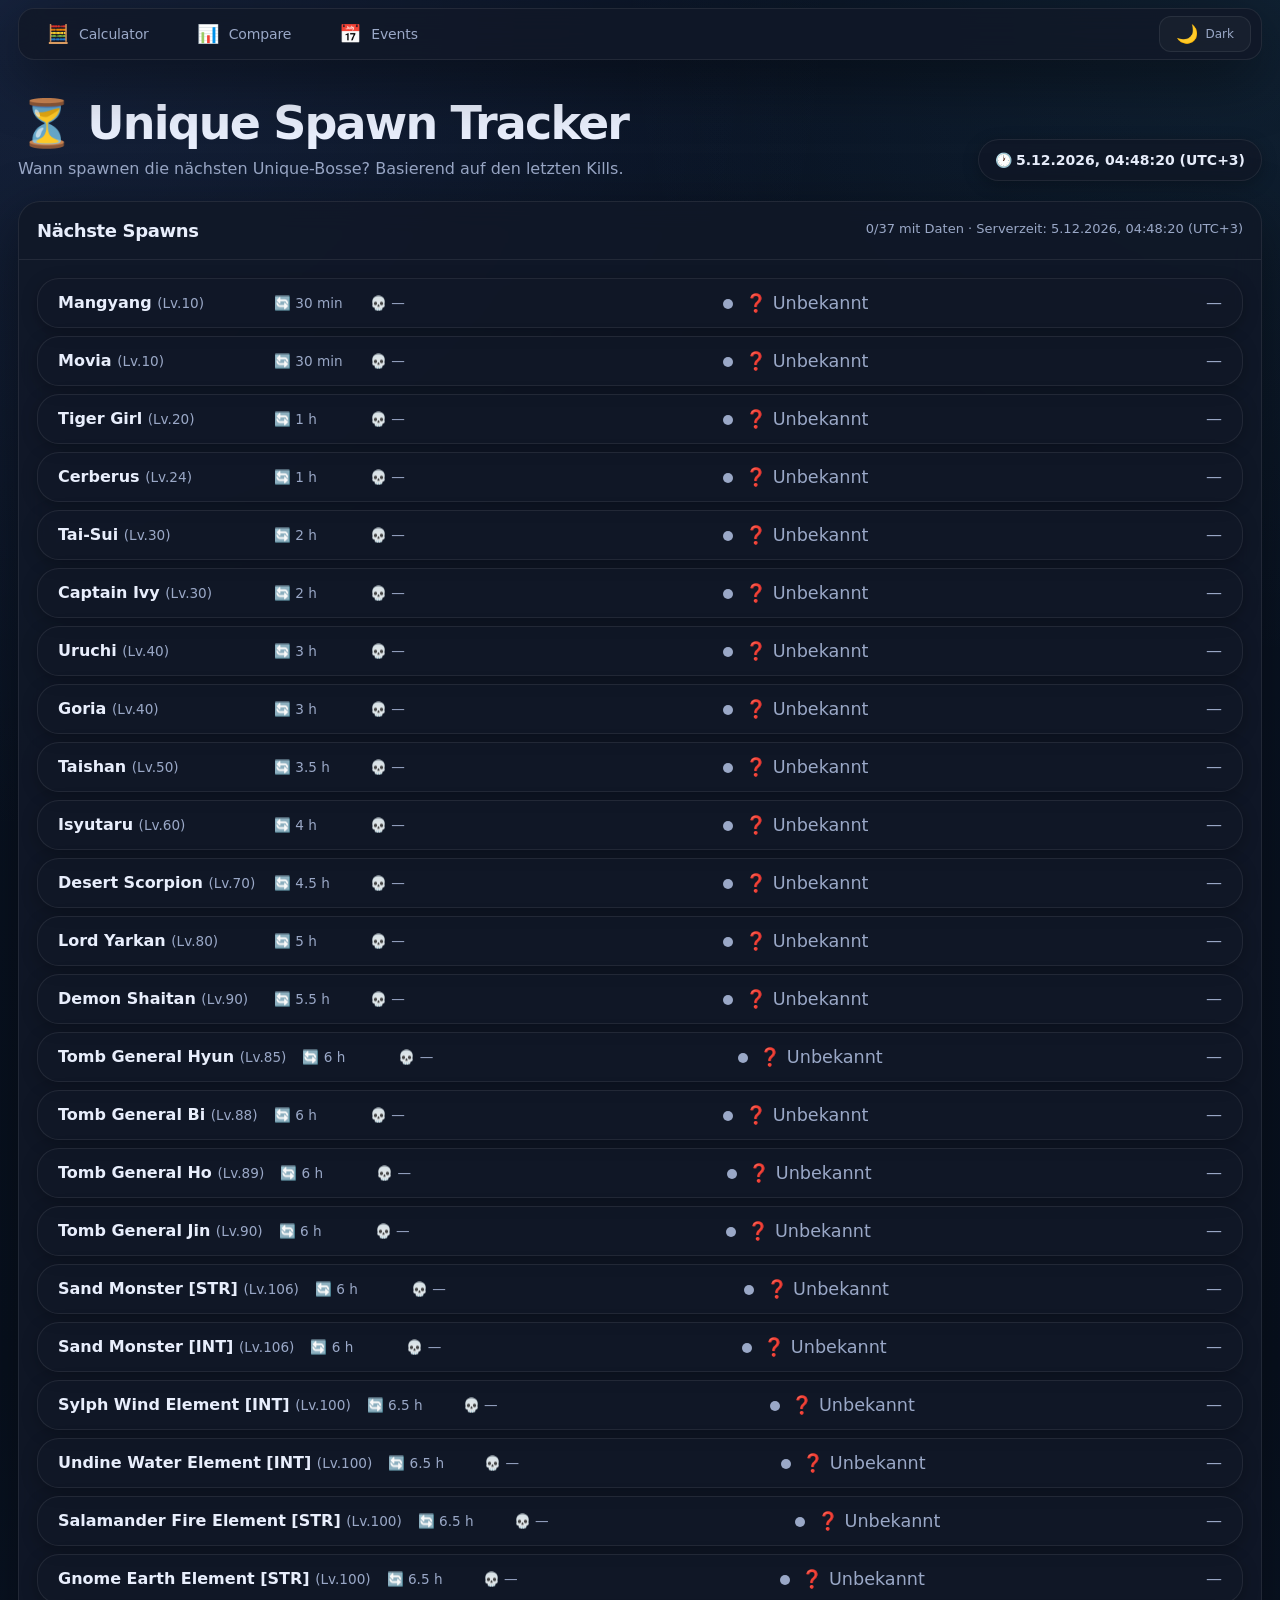
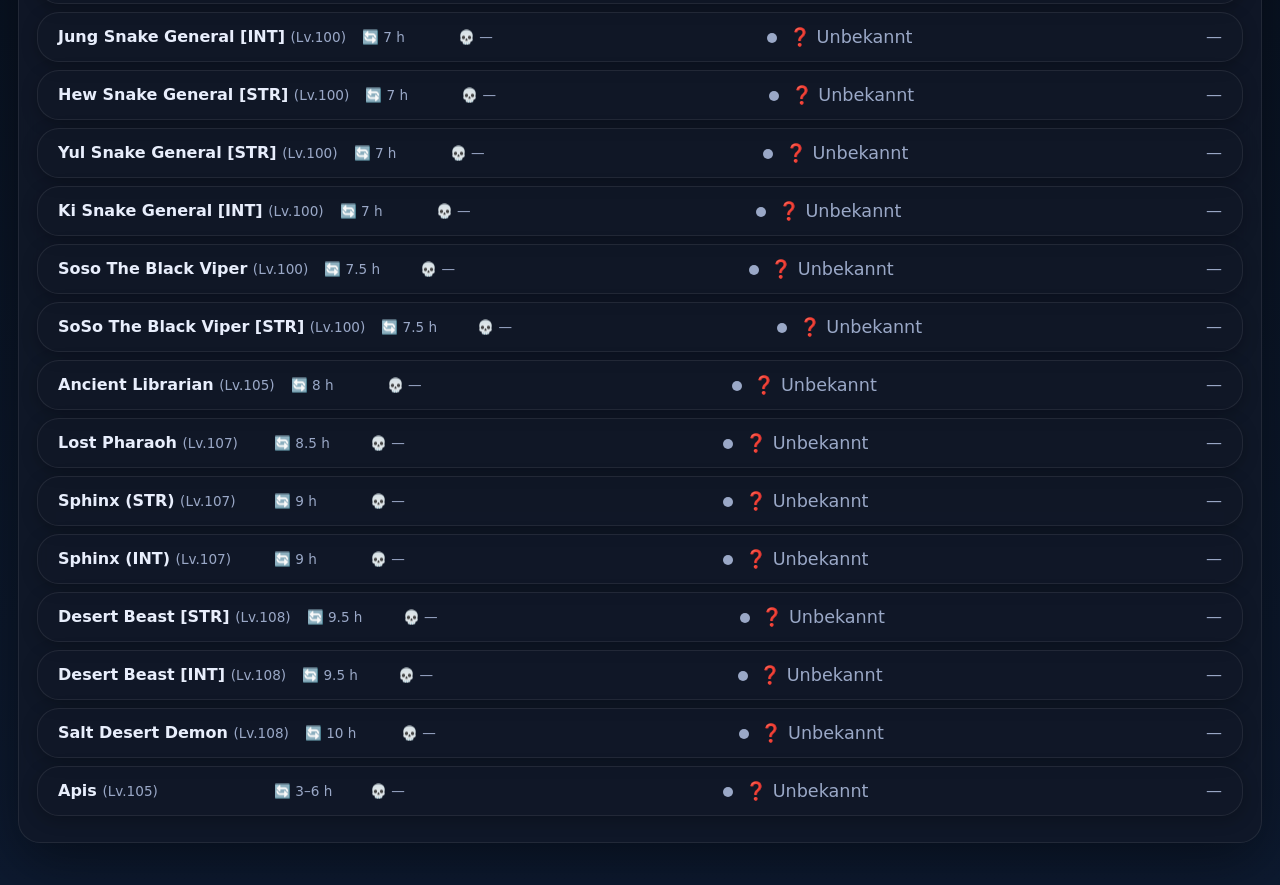
<file: history.html>
<!DOCTYPE html>
<html lang="de">
<head>
    <meta charset="UTF-8" />
    <meta name="viewport" content="width=device-width, initial-scale=1.0, maximum-scale=1.0, user-scalable=no" />
    <title>Unique Spawn Tracker – Legends Online</title>
    <link rel="stylesheet" href="styles/main.css" />
    <link rel="stylesheet" href="styles/menu.css" />
    <style>
        .wrap { padding-top: 100px !important; }
        .tracker-container { margin-top: 20px; }
        .spawn-card {
            background: var(--card);
            border: 1px solid var(--line);
            border-radius: var(--radius);
            padding: 14px 20px;
            margin-bottom: 8px;
            box-shadow: var(--shadow-sm);
            display: flex;
            align-items: center;
            gap: 16px;
            transition: background .4s ease, border-color .4s ease;
        }
        [data-theme="light"] .spawn-card { border-color: rgba(0,0,0,.06); }
        .spawn-card .name { font-weight: 700; min-width: 200px; color: var(--text); }
        .spawn-card .name .level { font-weight: 400; color: var(--muted); font-size: 0.85rem; }
        .spawn-card .interval { color: var(--muted); font-size: 0.85rem; min-width: 80px; }
        .spawn-card .last-kill { color: var(--muted); font-size: 0.85rem; min-width: 100px; }
        .spawn-card .next-spawn { flex: 1; font-weight: 600; text-align: center; font-size: 1.1rem; }
        .spawn-card .next-spawn.soon { color: var(--warn); }
        .spawn-card .next-spawn.active { color: var(--success); }
        .spawn-card .next-spawn.unknown { color: var(--muted); font-weight: 400; }
        .spawn-card .countdown { min-width: 100px; text-align: right; font-weight: 600; color: var(--text); font-variant-numeric: tabular-nums; }
        .spawn-card .countdown.soon { color: var(--warn); }
        .spawn-card .countdown.active { color: var(--success); }
        .spawn-card .countdown.unknown { color: var(--muted); font-weight: 400; }
        .spawn-card .status-dot { display: inline-block; width: 10px; height: 10px; border-radius: 50%; margin-right: 6px; }
        .spawn-card .status-dot.soon { background: var(--warn); }
        .spawn-card .status-dot.active { background: var(--success); animation: pulse-dot 1.5s ease-in-out infinite; }
        .spawn-card .status-dot.unknown { background: var(--muted); }
        @keyframes pulse-dot { 0%, 100% { opacity: 1; transform: scale(1); } 50% { opacity: 0.4; transform: scale(0.8); } }
        .tracker-meta { font-size: 0.85rem; color: var(--muted); text-align: right; border-top: 1px solid var(--line); padding-top: 12px; margin-top: 12px; }
        .tracker-empty { color: var(--muted); text-align: center; padding: 30px 0; }
        .tracker-loading { color: var(--muted); text-align: center; padding: 30px 0; }
        .pill .update-time { font-weight: 600; color: var(--text); }
        @media (max-width: 768px) {
            .spawn-card { flex-wrap: wrap; gap: 6px; padding: 12px 16px; }
            .spawn-card .name { min-width: 100%; font-size: 1rem; }
            .spawn-card .next-spawn { flex: 1 1 100%; text-align: left; font-size: 1rem; }
            .spawn-card .countdown { min-width: 80px; text-align: right; font-size: 0.9rem; }
            .spawn-card .interval, .spawn-card .last-kill { font-size: 0.8rem; min-width: auto; }
        }
    </style>
</head>
<body>

    <div id="menuContainer"></div>

    <div class="wrap" role="main">
        <header class="hero">
            <div class="hero-left">
                <h1>⏳ Unique Spawn Tracker</h1>
                <p class="lead">Wann spawnen die nächsten Unique-Bosse? Basierend auf den letzten Kills.</p>
            </div>
            <div class="hero-actions">
                <span class="pill" id="lastUpdate">🔄 lädt …</span>
            </div>
        </header>

        <div class="tracker-container">
            <div class="panel">
                <div class="panel-head">
                    <h2>Nächste Spawns</h2>
                    <span class="sub" id="metaInfo">—</span>
                </div>
                <div class="panel-body">
                    <div id="trackerContent">
                        <div class="tracker-loading">Daten werden geladen …</div>
                    </div>
                </div>
            </div>
        </div>
    </div>

    <script src="menu.js"></script>
    <script src="data/uniques_data.js"></script>
    <script>
        // ============================================================
        //  TRACKER-LOGIK (Serverzeit UTC+3, deutsche Texte)
        // ============================================================

        document.addEventListener('DOMContentLoaded', function() {
            if (typeof renderMenu === 'function') {
                renderMenu('history');
            } else {
                console.warn('menu.js not loaded');
            }
        });

        // Serverzeit = UTC + 3 Stunden
        function getServerTime() {
            const now = new Date();
            return new Date(now.getTime() + 3 * 3600000);
        }

        function formatCountdown(ms) {
            if (ms < 0) return '⏰ jetzt!';
            if (ms < 60000) return `${Math.floor(ms / 1000)}s`;
            if (ms < 3600000) return `${Math.floor(ms / 60000)}m`;
            if (ms < 86400000) return `${Math.floor(ms / 3600000)}h ${Math.floor((ms % 3600000) / 60000)}m`;
            return `${Math.floor(ms / 86400000)}d ${Math.floor((ms % 86400000) / 3600000)}h`;
        }

        function getSpawnStatus(ms) {
            if (ms < 0) return { label: '🟢 Jetzt!', class: 'active' };
            if (ms < 300000) return { label: '🟡 Sehr bald', class: 'soon' };
            if (ms < 600000) return { label: '🟡 Bald', class: 'soon' };
            return { label: '⏳ Warten', class: '' };
        }

        function renderTracker() {
            const container = document.getElementById('trackerContent');
            const meta = document.getElementById('metaInfo');
            const update = document.getElementById('lastUpdate');

            fetch('last_kills.json')
                .then(res => {
                    if (!res.ok) {
                        return fetch('unique_history.json').then(r => {
                            if (!r.ok) throw new Error(`HTTP ${r.status}`);
                            return r.json().then(data => {
                                const lastKills = {};
                                const scrapedAt = new Date(data.scraped_at);
                                data.kills.forEach(kill => {
                                    const minutes = parseTimeAgo(kill.time_ago);
                                    if (minutes !== null) {
                                        const killTime = new Date(scrapedAt.getTime() - minutes * 60000);
                                        lastKills[kill.monster] = killTime.toISOString();
                                    }
                                });
                                return lastKills;
                            });
                        });
                    }
                    return res.json();
                })
                .then(lastKills => {
                    const now = getServerTime(); // UTC+3

                    if (!UNIQUES_DATA || UNIQUES_DATA.length === 0) {
                        container.innerHTML = '<div class="tracker-empty">Keine Unique-Daten gefunden.</div>';
                        meta.textContent = '';
                        update.innerHTML = '❌ Fehler';
                        return;
                    }

                    const spawns = UNIQUES_DATA.map(unique => {
                        let lastKillTime = null;
                        let nextSpawn = null;
                        let nextSpawnMin = null;
                        let nextSpawnMax = null;

                        const rawTimestamp = lastKills[unique.name];
                        if (rawTimestamp) {
                            const d = new Date(rawTimestamp);
                            if (!isNaN(d.getTime())) {
                                lastKillTime = d;
                                if (unique.intervalMinutes !== null) {
                                    nextSpawn = new Date(lastKillTime.getTime() + unique.intervalMinutes * 60000);
                                } else if (unique.intervalMin !== undefined && unique.intervalMax !== undefined) {
                                    nextSpawnMin = new Date(lastKillTime.getTime() + unique.intervalMin * 60000);
                                    nextSpawnMax = new Date(lastKillTime.getTime() + unique.intervalMax * 60000);
                                }
                            }
                        }

                        return {
                            ...unique,
                            lastKillTime,
                            nextSpawn,
                            nextSpawnMin,
                            nextSpawnMax,
                            hasData: !!lastKillTime
                        };
                    });

                    spawns.sort((a, b) => {
                        const aTime = a.nextSpawn ? a.nextSpawn.getTime() : (a.nextSpawnMin ? a.nextSpawnMin.getTime() : Infinity);
                        const bTime = b.nextSpawn ? b.nextSpawn.getTime() : (b.nextSpawnMin ? b.nextSpawnMin.getTime() : Infinity);
                        return aTime - bTime;
                    });

                    let html = '';
                    let withData = 0;

                    spawns.forEach(unique => {
                        const nextSpawn = unique.nextSpawn;
                        const nextMin = unique.nextSpawnMin;
                        const nextMax = unique.nextSpawnMax;
                        let countdownStr = '—';
                        let status = { label: '❓ Unbekannt', class: 'unknown' };
                        let statusDot = 'unknown';

                        if (nextSpawn) {
                            const diff = nextSpawn.getTime() - now.getTime();
                            status = getSpawnStatus(diff);
                            countdownStr = formatCountdown(diff);
                            statusDot = status.class || 'unknown';
                            withData++;
                        } else if (nextMin && nextMax) {
                            const diffMin = nextMin.getTime() - now.getTime();
                            const diffMax = nextMax.getTime() - now.getTime();
                            if (diffMax < 0) {
                                countdownStr = '⏰ jetzt!';
                                status = { label: '🟢 Jetzt!', class: 'active' };
                                statusDot = 'active';
                            } else if (diffMin < 0) {
                                countdownStr = `⏰ jetzt – ${formatCountdown(diffMax)}`;
                                status = { label: '🟡 Bald', class: 'soon' };
                                statusDot = 'soon';
                            } else {
                                countdownStr = `${formatCountdown(diffMin)} – ${formatCountdown(diffMax)}`;
                                const st = getSpawnStatus(diffMin);
                                status = st;
                                statusDot = st.class || 'unknown';
                            }
                            withData++;
                        }

                        let intervalDisplay = '';
                        if (unique.intervalMinutes !== null) {
                            const mins = unique.intervalMinutes;
                            intervalDisplay = mins < 60 ? `${mins} min` : `${mins / 60} h`;
                        } else if (unique.intervalMin !== undefined && unique.intervalMax !== undefined) {
                            intervalDisplay = `${unique.intervalMin / 60}–${unique.intervalMax / 60} h`;
                        }

                        const lastKillStr = unique.lastKillTime
                            ? unique.lastKillTime.toLocaleTimeString('de-DE', { hour: '2-digit', minute: '2-digit' })
                            : '—';

                        html += `
                            <div class="spawn-card">
                                <span class="name">
                                    ${unique.name}
                                    <span class="level">(Lv.${unique.level})</span>
                                </span>
                                <span class="interval">🔄 ${intervalDisplay}</span>
                                <span class="last-kill">💀 ${lastKillStr}</span>
                                <span class="next-spawn ${status.class}">
                                    <span class="status-dot ${statusDot}"></span>
                                    ${status.label}
                                </span>
                                <span class="countdown ${status.class}">${countdownStr}</span>
                            </div>
                        `;
                    });

                    container.innerHTML = html;

                    // Serverzeit (UTC+3) anzeigen
                    const serverNow = getServerTime();
                    const dateStr = serverNow.toLocaleDateString('de-DE', { timeZone: 'UTC' });
                    const timeStr = serverNow.toLocaleTimeString('de-DE', { timeZone: 'UTC', hour: '2-digit', minute: '2-digit', second: '2-digit' });
                    const serverTimeStr = `${dateStr}, ${timeStr} (UTC+3)`;

                    meta.textContent = `${withData}/${spawns.length} mit Daten · Serverzeit: ${serverTimeStr}`;
                    update.innerHTML = `🕐 <span class="update-time">${serverTimeStr}</span>`;
                })
                .catch(err => {
                    container.innerHTML = `<div class="tracker-empty">Fehler beim Laden der Kill-Daten: ${err.message}</div>`;
                    meta.textContent = '';
                    update.innerHTML = '❌ Fehler';
                });
        }

        // Hilfsfunktion für Fallback
        function parseTimeAgo(text) {
            if (!text) return null;
            text = text.trim().toLowerCase();
            text = text.replace(/\s+ago$/, '');
            const match = text.match(/^(\d+)\s*(min|hour|hours?|h|minute|minutes?)/);
            if (!match) return null;
            const num = parseInt(match[1]);
            const unit = match[2];
            if (unit.startsWith('min')) return num;
            if (unit.startsWith('hour') || unit === 'h') return num * 60;
            return null;
        }

        document.addEventListener('DOMContentLoaded', function() {
            renderTracker();
            setInterval(renderTracker, 30000);
        });
    </script>
</body>
</html>
</file>
<file: styles/main.css>
/* ===== ABSTAND FÜR FIXED MENU ===== */
.wrap {
  max-width: 1440px;
  margin: 0 auto;
  padding: 88px 18px 42px; /* 88px = 80px (Menü) + 8px (Padding) */
}

/* ============================================================
   CSS VARIABLES
   ============================================================ */
:root{
  --bg:#08111f;
  --bg-secondary:#0a1425;
  --bg-tertiary:#0d1a30;
  --card:rgba(17,24,39,.85);
  --card-hover:rgba(23,33,60,.92);
  --line:rgba(255,255,255,.08);
  --line-hover:rgba(255,255,255,.14);
  --text:#e8eefc;
  --muted:#9aa8c7;
  --accent:#7c9cff;
  --accent2:#67e8f9;
  --warn:#fbbf24;
  --danger:#f87171;
  --success:#6ee7b7;
  --shadow:0 18px 60px rgba(0,0,0,.45);
  --shadow-sm:0 4px 16px rgba(0,0,0,.25);
  --radius:22px;
  --transition:.15s ease;
  --item-bg:rgba(255,255,255,.03);
  --item-bg-hover:rgba(255,255,255,.08);
  --item-selected:rgba(124,156,255,.12);
  --input-bg:rgba(255,255,255,.05);
  --input-bg-focus:rgba(255,255,255,.10);
  --scrollbar-track:rgba(255,255,255,.03);
  --scrollbar-thumb:rgba(255,255,255,.10);
}

/* ============================================================
   LIGHT MODE
   ============================================================ */
[data-theme="light"] {
  --bg:#f0f4fc;
  --bg-secondary:#e4eaf5;
  --bg-tertiary:#d8e0ed;
  --card:rgba(255,255,255,.92);
  --card-hover:rgba(255,255,255,.98);
  --line:rgba(0,0,0,.08);
  --line-hover:rgba(0,0,0,.14);
  --text:#0a1425;
  --muted:#5a6a8a;
  --accent:#5a7cdf;
  --accent2:#4a8a9a;
  --warn:#b8860b;
  --danger:#c0392b;
  --success:#27ae60;
  --shadow:0 18px 60px rgba(0,0,0,.10);
  --shadow-sm:0 4px 16px rgba(0,0,0,.06);
  --item-bg:rgba(0,0,0,.03);
  --item-bg-hover:rgba(0,0,0,.06);
  --item-selected:rgba(90,124,223,.10);
  --input-bg:rgba(0,0,0,.04);
  --input-bg-focus:rgba(0,0,0,.08);
  --scrollbar-track:rgba(0,0,0,.03);
  --scrollbar-thumb:rgba(0,0,0,.12);
}

/* ============================================================
   RESET & BASE
   ============================================================ */
*,
*::before,
*::after { box-sizing:border-box; }

html,body{ margin:0; padding:0; }

body{
  font-family: Inter, system-ui, -apple-system, sans-serif;
  color:var(--text);
  background:
    radial-gradient(circle at top left, rgba(124,156,255,.10), transparent 30%),
    radial-gradient(circle at top right, rgba(103,232,249,.06), transparent 24%),
    linear-gradient(180deg, var(--bg-secondary) 0%, var(--bg) 55%, var(--bg-tertiary) 100%);
  min-height:100vh;
  -webkit-font-smoothing: antialiased;
  -moz-osx-font-smoothing: grayscale;
  transition:background .4s ease, color .4s ease;
}

/* ============================================================
   LAYOUT
   ============================================================ */
.wrap{
  max-width:1440px;
  margin:0 auto;
  padding:28px 18px 42px;
}

.hero{
  display:flex;
  justify-content:space-between;
  align-items:flex-end;
  gap:16px;
  margin-bottom:20px;
  flex-wrap:wrap;
}

.hero-left{ flex:1; }
.hero-actions{
  display:flex;
  gap:8px;
  align-items:center;
  flex-wrap:wrap;
}

h1{
  margin:0;
  font-size:clamp(28px, 4vw, 46px);
  letter-spacing:-0.04em;
  line-height:1.02;
}

.lead{
  margin:10px 0 0;
  color:var(--muted);
  max-width:980px;
  line-height:1.5;
}

.note-badge{
  display:inline-block;
  font-size:11px;
  font-weight:500;
  color:var(--warn);
  background:rgba(251,191,36,.12);
  border:1px solid rgba(251,191,36,.20);
  border-radius:999px;
  padding:2px 12px;
  margin-top:6px;
  cursor:help;
}

.pill{
  padding:12px 16px;
  border-radius:999px;
  border:1px solid var(--line);
  background:var(--card);
  color:var(--muted);
  box-shadow:var(--shadow-sm);
  white-space:nowrap;
  font-size:14px;
  flex-shrink:0;
  backdrop-filter:blur(8px);
}

[data-theme="light"] .pill{
  border-color:rgba(0,0,0,.06);
}

.icon-btn{
  appearance:none;
  border:none;
  background:var(--card);
  border:1px solid var(--line);
  border-radius:999px;
  padding:10px 14px;
  color:var(--muted);
  cursor:pointer;
  font-size:16px;
  transition:var(--transition);
  display:inline-flex;
  align-items:center;
  gap:6px;
  box-shadow:var(--shadow-sm);
  backdrop-filter:blur(8px);
}

.icon-btn:hover{
  background:var(--card-hover);
  transform:translateY(-1px);
  border-color:var(--line-hover);
}

.icon-btn .label{
  font-size:12px;
  font-weight:600;
}

[data-theme="light"] .icon-btn{
  border-color:rgba(0,0,0,.06);
  color:var(--text);
}

[data-theme="light"] .icon-btn:hover{
  border-color:rgba(0,0,0,.12);
  background:rgba(255,255,255,.9);
}

.grid{
  display:grid;
  grid-template-columns:1.35fr 1fr;
  gap:18px;
  align-items:start;
}

/* ============================================================
   PANELS
   ============================================================ */
.panel{
  background:var(--card);
  border:1px solid var(--line);
  border-radius:var(--radius);
  box-shadow:var(--shadow);
  overflow:hidden;
  backdrop-filter:blur(14px);
  transition:background .4s ease, border-color .4s ease, box-shadow .4s ease;
}

[data-theme="light"] .panel{
  border-color:rgba(0,0,0,.06);
}

.panel-head{
  padding:18px;
  border-bottom:1px solid var(--line);
  display:flex;
  justify-content:space-between;
  align-items:flex-start;
  gap:12px;
  flex-wrap:wrap;
  transition:border-color .4s ease;
}

.panel-head h2{
  margin:0;
  font-size:18px;
  letter-spacing:-0.02em;
}

.sub{
  color:var(--muted);
  font-size:13px;
  line-height:1.4;
}

.panel-body{ padding:18px; }

/* ============================================================
   SEARCH
   ============================================================ */
.search-box{
  width:100%;
  margin-bottom:16px;
  position:relative;
}

.search-box input{
  width:100%;
  padding:8px 12px 8px 32px;
  border-radius:999px;
  border:1px solid var(--line);
  background:var(--input-bg);
  color:var(--text);
  font-size:13px;
  transition:var(--transition);
  outline:none;
}

.search-box input:focus{
  border-color:var(--accent);
  background:var(--input-bg-focus);
  box-shadow:0 0 0 3px rgba(124,156,255,.15);
}

.search-box input::placeholder{
  color:var(--muted);
  opacity:.5;
}

.search-box .icon{
  position:absolute;
  left:10px;
  top:50%;
  transform:translateY(-50%);
  color:var(--muted);
  font-size:14px;
  opacity:.5;
  pointer-events:none;
}


/* ============================================================
   TABS
   ============================================================ */
.tabs{
  display:flex;
  gap:10px;
  flex-wrap:wrap;
  margin-bottom:16px;
}

.tab{
  border:1px solid var(--line);
  background:var(--item-bg);
  color:var(--muted);
  border-radius:999px;
  padding:10px 14px;
  cursor:pointer;
  font-weight:600;
  transition:var(--transition);
  -webkit-tap-highlight-color:transparent;
}

[data-theme="light"] .tab{
  background:rgba(0,0,0,.02);
}

.tab:hover{ 
  background:var(--item-bg-hover);
  border-color:var(--line-hover);
}

.tab:focus-visible{ outline:2px solid var(--accent); outline-offset:2px; }

.tab.active{
  background:linear-gradient(180deg, rgba(124,156,255,.20), rgba(103,232,249,.10));
  color:var(--text);
  border-color:var(--accent);
}

[data-theme="light"] .tab.active{
  background:linear-gradient(180deg, rgba(90,124,223,.12), rgba(74,138,154,.08));
  border-color:var(--accent);
}

/* ============================================================
   GROUPS
   ============================================================ */
.group{
  margin-bottom:20px;
  background:var(--item-bg);
  border-radius:16px;
  border:1px solid var(--line);
  overflow:hidden;
  transition:opacity .3s ease, background .4s ease, border-color .4s ease;
}

[data-theme="light"] .group{
  background:rgba(0,0,0,.02);
}

.group.hidden{ display:none; }

.group-header{
  padding:10px 14px;
  background:var(--input-bg);
  border-bottom:1px solid var(--line);
  display:flex;
  justify-content:space-between;
  align-items:center;
  flex-wrap:wrap;
  gap:8px;
  transition:background .4s ease, border-color .4s ease;
}

.group-header h3{
  margin:0;
  font-size:14px;
  letter-spacing:-0.01em;
}

.group-actions{
  display:flex;
  gap:6px;
  flex-wrap:wrap;
}

.group-actions button{
  appearance:none;
  border:none;
  border-radius:999px;
  padding:4px 12px;
  font-size:11px;
  font-weight:600;
  cursor:pointer;
  transition:var(--transition);
  background:linear-gradient(180deg, rgba(124,156,255,.20), rgba(124,156,255,.10));
  border:1px solid rgba(124,156,255,.20);
  color:var(--text);
  -webkit-tap-highlight-color:transparent;
}

[data-theme="light"] .group-actions button{
  background:linear-gradient(180deg, rgba(90,124,223,.12), rgba(90,124,223,.06));
  border-color:rgba(90,124,223,.20);
}

.group-actions button:hover{ transform:translateY(-1px); }
.group-actions button:focus-visible{ outline:2px solid var(--accent); outline-offset:2px; }
.group-actions button.complete{
  background:linear-gradient(180deg, rgba(110,231,183,.20), rgba(110,231,183,.08));
  border-color:rgba(110,231,183,.25);
  color:var(--success);
}
.group-actions button.select-all{
  background:linear-gradient(180deg, rgba(124,156,255,.15), rgba(124,156,255,.08));
  border-color:rgba(124,156,255,.15);
  color:var(--accent2);
}

[data-theme="light"] .group-actions button.complete{
  background:linear-gradient(180deg, rgba(39,174,96,.12), rgba(39,174,96,.06));
  border-color:rgba(39,174,96,.20);
}

[data-theme="light"] .group-actions button.select-all{
  background:linear-gradient(180deg, rgba(90,124,223,.10), rgba(74,138,154,.06));
  border-color:rgba(90,124,223,.15);
}

/* ============================================================
   PROGRESS
   ============================================================ */
.progress-wrapper{
  display:flex;
  align-items:center;
  gap:8px;
  flex:1;
  min-width:100px;
}

.progress-bar{
  flex:1;
  height:3px;
  background:var(--line);
  border-radius:999px;
  overflow:hidden;
  min-width:40px;
  transition:background .4s ease;
}

.progress-fill{
  height:100%;
  background:linear-gradient(90deg, var(--accent2), var(--accent));
  border-radius:999px;
  transition:width .3s ease;
}

.progress-text{
  font-size:11px;
  color:var(--muted);
  white-space:nowrap;
}

/* ============================================================
   ITEMS
   ============================================================ */
.group-items{
  padding:6px 10px 10px;
  display:grid;
  gap:4px;
}

.item-row{
  display:flex;
  align-items:center;
  gap:10px;
  padding:6px 10px;
  border-radius:10px;
  background:var(--item-bg);
  border:1px solid var(--line);
  cursor:pointer;
  transition:background var(--transition), border-color var(--transition), opacity .2s ease;
  -webkit-tap-highlight-color:transparent;
}

[data-theme="light"] .item-row{
  background:rgba(0,0,0,.02);
  border-color:rgba(0,0,0,.06);
}

.item-row.hidden{ display:none; }

.item-row:hover{
  background:var(--item-bg-hover);
  border-color:var(--line-hover);
}

.item-row:focus-visible{ outline:2px solid var(--accent); outline-offset:2px; }

.item-row.selected{
  background:var(--item-selected);
  border-color:var(--accent);
}

[data-theme="light"] .item-row.selected{
  background:rgba(90,124,223,.08);
  border-color:var(--accent);
}

.item-row input[type="checkbox"]{
  appearance:none;
  width:16px;
  height:16px;
  border-radius:4px;
  border:2px solid var(--line);
  background:var(--input-bg);
  cursor:pointer;
  flex-shrink:0;
  position:relative;
  transition:all var(--transition);
}

[data-theme="light"] .item-row input[type="checkbox"]{
  border-color:rgba(0,0,0,.15);
  background:rgba(0,0,0,.03);
}

.item-row input[type="checkbox"]:checked{
  background:var(--accent);
  border-color:var(--accent);
}

.item-row input[type="checkbox"]:checked::after{
  content:'✓';
  position:absolute;
  top:50%;
  left:50%;
  transform:translate(-50%,-50%);
  color:#fff;
  font-size:11px;
  font-weight:700;
}

.item-info{
  flex:1;
  display:flex;
  justify-content:space-between;
  align-items:center;
  gap:8px;
  flex-wrap:wrap;
  pointer-events:none;
}

.item-name{
  font-weight:500;
  font-size:13px;
}

.item-prices{
  display:flex;
  gap:6px;
  flex-wrap:wrap;
  font-size:11px;
  color:var(--muted);
}

.item-prices .price{
  display:flex;
  align-items:center;
  gap:3px;
}

.item-prices .price.gold-price{
  font-weight:700;
  color:#ffd966;
}

[data-theme="light"] .item-prices .price.gold-price{
  color:#b8860b;
}

/* ============================================================
   COINS
   ============================================================ */
.coin{
  display:inline-flex;
  align-items:center;
  justify-content:center;
  width:14px;
  height:14px;
  border-radius:50%;
  font-size:8px;
  font-weight:700;
  line-height:1;
  border:1px solid var(--line);
  flex:0 0 auto;
  transition:border-color .4s ease;
}

.coin.gold{ background:linear-gradient(180deg,#ffd966,#d4a017); color:#2a1b00; border-color:rgba(255,214,102,.35); }
.coin.sc{ background:linear-gradient(180deg,#eef2f7,#aab4c3); color:#1d2430; border-color:rgba(255,255,255,.24); }
.coin.lsc{ background:linear-gradient(180deg,#dfe8f3,#8da0b8); color:#16202f; border-color:rgba(223,232,243,.28); }
.coin.gc{ background:linear-gradient(180deg,#ffe27a,#f5b700); color:#2d2200; border-color:rgba(255,224,102,.34); }
.coin.lgc{ background:linear-gradient(180deg,#f1d48e,#c98a10); color:#281800; border-color:rgba(241,212,142,.32); }

[data-theme="light"] .coin.gold{ border-color:rgba(184,134,11,.35); }
[data-theme="light"] .coin.sc{ border-color:rgba(0,0,0,.15); }
[data-theme="light"] .coin.lsc{ border-color:rgba(0,0,0,.15); }
[data-theme="light"] .coin.gc{ border-color:rgba(184,134,11,.30); }
[data-theme="light"] .coin.lgc{ border-color:rgba(184,134,11,.30); }

/* ============================================================
   RIGHT SIDEBAR
   ============================================================ */
.right{ display:grid; gap:12px; }

.summary{
  border:1px solid var(--line);
  border-radius:18px;
  background:var(--card);
  padding:16px;
  transition:background .4s ease, border-color .4s ease, box-shadow .4s ease;
  box-shadow:var(--shadow-sm);
}

[data-theme="light"] .summary{
  border-color:rgba(0,0,0,.06);
}

.summary h2{
  margin:0 0 10px 0;
  font-size:15px;
  letter-spacing:-0.02em;
  display:flex;
  justify-content:space-between;
  align-items:center;
  flex-wrap:wrap;
  gap:8px;
}

.total-main{
  display:flex;
  align-items:center;
  gap:12px;
  padding:12px 14px;
  background:rgba(255,215,0,.06);
  border:1px solid rgba(255,215,0,.12);
  border-radius:12px;
  margin-bottom:12px;
  transition:background .4s ease, border-color .4s ease;
}

[data-theme="light"] .total-main{
  background:rgba(255,215,0,.04);
  border-color:rgba(184,134,11,.12);
}

.total-main .coin{
  width:28px;
  height:28px;
  font-size:14px;
  flex:0 0 auto;
}

.total-main .amount{
  font-size:24px;
  font-weight:900;
  letter-spacing:-0.03em;
  color:#ffd966;
}

[data-theme="light"] .total-main .amount{
  color:#b8860b;
}

.total-main .label{
  color:var(--muted);
  font-size:12px;
  margin-left:auto;
}

.total-currencies{
  display:grid;
  grid-template-columns:1fr 1fr;
  gap:6px;
}

.currency-item{
  display:flex;
  align-items:center;
  gap:8px;
  padding:8px 12px;
  border-radius:10px;
  background:var(--item-bg);
  border:1px solid var(--line);
  transition:background .4s ease, border-color .4s ease;
}

[data-theme="light"] .currency-item{
  background:rgba(0,0,0,.02);
  border-color:rgba(0,0,0,.06);
}

.currency-item .coin{
  width:20px;
  height:20px;
  font-size:10px;
  flex:0 0 auto;
}

.currency-item .value{
  font-weight:700;
  font-size:15px;
  margin-left:auto;
}

.currency-item .currency-label{
  color:var(--muted);
  font-size:11px;
  font-weight:500;
}

/* ============================================================
   SELECTED ITEMS LIST
   ============================================================ */
.selected-list{
  margin-top:10px;
  display:grid;
  gap:8px;
  max-height:350px;
  overflow:auto;
  padding-right:4px;
}

.selected-list::-webkit-scrollbar,
.group-items::-webkit-scrollbar { width:4px; }
.selected-list::-webkit-scrollbar-track,
.group-items::-webkit-scrollbar-track { background:var(--scrollbar-track); border-radius:999px; }
.selected-list::-webkit-scrollbar-thumb,
.group-items::-webkit-scrollbar-thumb { background:var(--scrollbar-thumb); border-radius:999px; }
.selected-list::-webkit-scrollbar-thumb:hover,
.group-items::-webkit-scrollbar-thumb:hover { background:var(--line-hover); }

.selected-item{
  display:flex;
  gap:10px;
  padding:10px 12px;
  border-radius:12px;
  background:var(--item-bg);
  border:1px solid var(--line);
  transition:all .2s ease;
  align-items:center;
  position:relative;
}

[data-theme="light"] .selected-item{
  background:rgba(0,0,0,.02);
  border-color:rgba(0,0,0,.06);
}

.selected-item:hover{
  background:var(--item-bg-hover);
  border-color:var(--line-hover);
}

[data-theme="light"] .selected-item:hover{
  background:rgba(0,0,0,.04);
  border-color:rgba(0,0,0,.10);
}

.selected-item .item-icon{
  width:30px;
  height:30px;
  border-radius:8px;
  display:flex;
  align-items:center;
  justify-content:center;
  font-size:15px;
  flex-shrink:0;
  background:rgba(124,156,255,.12);
  border:1px solid rgba(124,156,255,.15);
}

[data-theme="light"] .selected-item .item-icon{
  background:rgba(90,124,223,.10);
  border-color:rgba(90,124,223,.15);
}

.selected-item .item-details{ flex:1; min-width:0; }
.selected-item .item-details .name{
  font-weight:600;
  font-size:13px;
  display:flex;
  align-items:center;
  gap:6px;
  flex-wrap:wrap;
}

.selected-item .item-details .name .badge{
  font-size:9px;
  font-weight:600;
  padding:1px 8px;
  border-radius:999px;
  background:rgba(124,156,255,.15);
  color:var(--accent2);
  border:1px solid rgba(124,156,255,.15);
}

[data-theme="light"] .selected-item .item-details .name .badge{
  background:rgba(90,124,223,.10);
  color:var(--accent);
  border-color:rgba(90,124,223,.15);
}

.selected-item .item-details .meta{
  color:var(--muted);
  font-size:10px;
  margin-top:2px;
}

.selected-item .item-prices-compact{
  display:flex;
  flex-wrap:wrap;
  gap:4px;
  margin-top:2px;
}

.selected-item .item-prices-compact .price-tag{
  display:flex;
  align-items:center;
  gap:3px;
  font-size:11px;
  font-weight:600;
  padding:1px 6px;
  border-radius:4px;
  background:var(--item-bg);
  border:1px solid var(--line);
}

[data-theme="light"] .selected-item .item-prices-compact .price-tag{
  background:rgba(0,0,0,.02);
  border-color:rgba(0,0,0,.06);
}

.selected-item .item-prices-compact .price-tag .coin{
  width:12px;
  height:12px;
  font-size:7px;
}

.selected-item .item-actions{
  display:flex;
  flex-direction:column;
  align-items:flex-end;
  gap:4px;
  flex-shrink:0;
}

.selected-item .item-actions .remove-btn{
  margin:0;
  padding:4px 10px;
  font-size:10px;
  border-radius:6px;
  background:rgba(248,113,113,.10);
  border:1px solid rgba(248,113,113,.15);
  color:var(--danger);
  cursor:pointer;
  transition:all var(--transition);
  font-weight:600;
  appearance:none;
}

.selected-item .item-actions .remove-btn:hover{
  background:rgba(248,113,113,.20);
  border-color:rgba(248,113,113,.30);
  transform:translateY(-1px);
}

.selected-item .item-actions .group-label{
  font-size:9px;
  color:var(--muted);
  opacity:.6;
  text-transform:uppercase;
  letter-spacing:.03em;
}

.selected-item .order-number{
  position:absolute;
  top:-6px;
  right:-6px;
  font-size:9px;
  background:var(--accent);
  color:#fff;
  border-radius:50%;
  width:18px;
  height:18px;
  display:flex;
  align-items:center;
  justify-content:center;
  font-weight:700;
}

/* ============================================================
   ACTIONS
   ============================================================ */
.actions{
  display:flex;
  gap:8px;
  flex-wrap:wrap;
  margin-top:12px;
}

.actions button{
  appearance:none;
  border:none;
  border-radius:10px;
  padding:9px 12px;
  font-size:12px;
  font-weight:700;
  color:var(--text);
  background:linear-gradient(180deg, rgba(124,156,255,.22), rgba(124,156,255,.12));
  border:1px solid rgba(124,156,255,.25);
  cursor:pointer;
  transition:var(--transition);
  -webkit-tap-highlight-color:transparent;
}

[data-theme="light"] .actions button{
  background:linear-gradient(180deg, rgba(90,124,223,.12), rgba(90,124,223,.06));
  border-color:rgba(90,124,223,.20);
  color:var(--text);
}

.actions button:hover{ transform:translateY(-1px); }
.actions button:focus-visible{ outline:2px solid var(--accent); outline-offset:2px; }

.actions button.ghost{
  background:var(--item-bg);
  border:1px solid var(--line);
  color:var(--muted);
}

[data-theme="light"] .actions button.ghost{
  background:rgba(0,0,0,.02);
  border-color:rgba(0,0,0,.06);
}

.actions button.ghost:hover{
  background:var(--item-bg-hover);
  border-color:var(--line-hover);
}

/* ============================================================
   INFO BOX
   ============================================================ */
.info-box{
  padding:10px 14px;
  border-radius:10px;
  background:rgba(251,191,36,.08);
  border:1px solid rgba(251,191,36,.15);
  color:var(--warn);
  font-size:12px;
  margin-bottom:14px;
  display:flex;
  align-items:center;
  gap:8px;
  line-height:1.5;
}

[data-theme="light"] .info-box{
  background:rgba(251,191,36,.04);
  border-color:rgba(184,134,11,.15);
}

.info-box .icon{ font-size:16px; flex-shrink:0; }
.info-box strong{ color:var(--warn); }

/* ============================================================
   KEYBOARD HINT
   ============================================================ */
.keyboard-hint{
  font-size:10px;
  color:var(--muted);
  opacity:.4;
  margin-left:8px;
}

/* ============================================================
   INSTALL BANNER
   ============================================================ */
.install-banner{
  display:none;
  position:fixed;
  bottom:20px;
  left:50%;
  transform:translateX(-50%);
  background:var(--card);
  border:1px solid var(--line);
  border-radius:14px;
  padding:14px 20px;
  backdrop-filter:blur(20px);
  box-shadow:var(--shadow);
  z-index:1000;
  align-items:center;
  gap:14px;
  max-width:90%;
  font-size:13px;
  transition:background .4s ease, border-color .4s ease;
}

[data-theme="light"] .install-banner{
  border-color:rgba(0,0,0,.06);
}

.install-banner.show{ display:flex; }

.install-banner .btn-install{
  background:linear-gradient(180deg, rgba(124,156,255,.25), rgba(124,156,255,.12));
  border:1px solid rgba(124,156,255,.30);
  border-radius:8px;
  padding:8px 16px;
  color:var(--text);
  font-weight:700;
  cursor:pointer;
  font-size:12px;
  white-space:nowrap;
}

[data-theme="light"] .install-banner .btn-install{
  background:linear-gradient(180deg, rgba(90,124,223,.12), rgba(90,124,223,.06));
  border-color:rgba(90,124,223,.20);
}

.install-banner .btn-install:hover{ transform:translateY(-1px); }
.install-banner .btn-close{
  background:none;
  border:none;
  color:var(--muted);
  cursor:pointer;
  font-size:18px;
  padding:0 4px;
}

/* ============================================================
   RESPONSIVE
   ============================================================ */
@media (max-width:980px){
  .grid{ grid-template-columns:1fr; }
  .hero{ flex-direction:column; align-items:flex-start; }
  .pill{ white-space:normal; }
  .total-currencies{ grid-template-columns:1fr 1fr; }
}

@media (max-width:600px){
  .total-currencies{ grid-template-columns:1fr; }
  .total-main .amount{ font-size:20px; }
  .selected-item{ flex-wrap:wrap; }
  .selected-item .item-actions{ flex-direction:row; width:100%; justify-content:space-between; }
  .install-banner{ flex-wrap:wrap; justify-content:center; text-align:center; padding:12px 16px; }
  .hero-actions .icon-btn .label{ display:none; }
}

/* ============================================================
   TIMEZONE SELECT (global)
   ============================================================ */
.timezone-selector select {
  padding: 6px 12px;
  border-radius: 6px;
  border: 1px solid var(--line);
  background: var(--item-bg);
  color: var(--text);
  font-size: 14px;
  font-weight: 500;
  cursor: pointer;
  transition: all .2s ease;
  -webkit-appearance: none;
  appearance: none;
  padding-right: 32px;
  background-image: linear-gradient(45deg, transparent 50%, currentColor 50%), linear-gradient(135deg, currentColor 50%, transparent 50%);
  background-position: calc(100% - 12px) center, calc(100% - 8px) center;
  background-size: 6px 6px, 6px 6px;
  background-repeat: no-repeat;
  color-scheme: light dark;
}
.timezone-selector select:hover { border-color: var(--accent); }
.timezone-selector select:focus { outline: none; border-color: var(--accent); box-shadow: 0 0 0 3px rgba(124,156,255,0.12); }

[data-theme="dark"] .timezone-selector select { border-color: rgba(255,255,255,0.06); }
[data-theme="dark"] .timezone-selector select:focus { box-shadow: 0 0 0 3px rgba(124,156,255,0.10); border-color: rgba(124,156,255,0.18); }

/* Hint browsers to render native dropdowns in dark mode and style options when possible */
.timezone-selector select option{
  background: var(--card);
  color: var(--text);
}

[data-theme="dark"] .timezone-selector select{
  color-scheme: dark;
  background: var(--card);
  color: var(--text);
  border-color: rgba(255,255,255,0.06);
}

[data-theme="dark"] .timezone-selector select option{
  background: var(--card);
  color: var(--text);
}

[data-theme="light"] .timezone-selector select option{
  background: var(--card);
  color: var(--text);
}
</file>
<file: styles/menu.css>
/* ============================================================
   FIXED MENU STYLES (bleibt immer oben)
   ============================================================ */

/* Das Menü ist fixed positioniert – bleibt immer oben */
#menuContainer {
  position: fixed;
  top: 0;
  left: 0;
  right: 0;
  z-index: 1000;
  padding: 8px 18px 0 18px;
  max-width: 1440px;
  margin: 0 auto;
  pointer-events: none;
}

#menuContainer .menu-wrapper {
  pointer-events: auto;
  max-width: 1440px;
  margin: 0 auto;
}

.menu-wrapper {
  position: relative;
  margin-bottom: 0;
}

.menu-container {
  position: relative;
  background: var(--card);
  border: 1px solid var(--line);
  border-radius: 16px;
  box-shadow: var(--shadow);
  backdrop-filter: blur(12px);
  -webkit-backdrop-filter: blur(12px);
  transition: background .4s ease, border-color .4s ease, box-shadow .4s ease;
  overflow: hidden;
  padding: 6px 10px 6px 6px;
}

[data-theme="light"] .menu-container {
  background: rgba(255,255,255,.92);
  border-color: rgba(0,0,0,.06);
  box-shadow: 0 4px 20px rgba(0,0,0,.08);
}

/* Scroll-Effekt */
.menu-container.scrolled {
  box-shadow: var(--shadow);
  border-color: rgba(124,156,255,.20);
}

[data-theme="light"] .menu-container.scrolled {
  border-color: rgba(90,124,223,.15);
  box-shadow: 0 8px 32px rgba(0,0,0,.10);
}

/* Subtle glow effect */
.menu-container::before {
  content: '';
  position: absolute;
  top: -50%;
  left: -50%;
  width: 200%;
  height: 200%;
  background: radial-gradient(circle at 30% 50%, rgba(124,156,255,.04), transparent 60%);
  pointer-events: none;
  opacity: 0;
  transition: opacity .6s ease;
}

.menu-container:hover::before {
  opacity: 1;
}

.menu-nav {
  display: flex;
  gap: 4px;
  flex-wrap: wrap;
  position: relative;
  align-items: center;
}

.menu-left {
  display: flex;
  gap: 4px;
  flex-wrap: wrap;
  flex: 1;
}

.menu-right {
  display: flex;
  gap: 4px;
  align-items: center;
  margin-left: auto;
  flex-shrink: 0;
}

.menu-link {
  display: inline-flex;
  align-items: center;
  gap: 10px;
  padding: 8px 18px;
  border-radius: 12px;
  border: none;
  color: var(--muted);
  text-decoration: none;
  font-size: 14px;
  font-weight: 500;
  transition: all .3s cubic-bezier(.4, 0, .2, 1);
  -webkit-tap-highlight-color: transparent;
  position: relative;
  cursor: pointer;
  background: transparent;
  justify-content: center;
}

.menu-link:hover {
  color: var(--text);
  background: var(--item-bg-hover);
  transform: translateY(-1px);
}

[data-theme="light"] .menu-link:hover {
  background: rgba(0,0,0,.04);
}

.menu-link.active {
  color: var(--text);
  background: linear-gradient(180deg, rgba(124,156,255,.12), rgba(103,232,249,.06));
  box-shadow: 0 2px 8px rgba(124,156,255,.08);
}

[data-theme="light"] .menu-link.active {
  background: linear-gradient(180deg, rgba(90,124,223,.08), rgba(74,138,154,.04));
  box-shadow: 0 2px 8px rgba(90,124,223,.08);
}

.menu-link.active::after {
  content: '';
  position: absolute;
  bottom: 4px;
  left: 50%;
  transform: translateX(-50%);
  width: 16px;
  height: 3px;
  border-radius: 999px;
  background: linear-gradient(90deg, var(--accent), var(--accent2));
  transition: all .3s cubic-bezier(.4, 0, .2, 1);
}

[data-theme="light"] .menu-link.active::after {
  background: linear-gradient(90deg, var(--accent), var(--accent2));
}

.menu-link .menu-icon {
  font-size: 18px;
  line-height: 1;
  flex-shrink: 0;
  transition: transform .3s cubic-bezier(.4, 0, .2, 1);
}

.menu-link:hover .menu-icon {
  transform: scale(1.1) rotate(-4deg);
}

.menu-link.active .menu-icon {
  transform: scale(1.05);
}

.menu-link .menu-label {
  font-size: 13px;
  font-weight: 500;
  letter-spacing: -0.01em;
  white-space: nowrap;
}

/* ===== THEME TOGGLE IM MENU ===== */
.menu-theme-btn {
  display: inline-flex;
  align-items: center;
  gap: 8px;
  padding: 8px 14px;
  border-radius: 12px;
  border: 1px solid var(--line);
  background: var(--item-bg);
  color: var(--muted);
  cursor: pointer;
  font-size: 14px;
  font-weight: 500;
  transition: all .3s cubic-bezier(.4, 0, .2, 1);
  -webkit-tap-highlight-color: transparent;
  font-family: inherit;
  white-space: nowrap;
}

.menu-theme-btn:hover {
  background: var(--item-bg-hover);
  color: var(--text);
  transform: translateY(-1px);
  border-color: var(--line-hover);
}

.menu-theme-btn .theme-icon {
  font-size: 18px;
  line-height: 1;
  transition: transform .3s cubic-bezier(.4, 0, .2, 1);
}

.menu-theme-btn:hover .theme-icon {
  transform: rotate(20deg);
}

.menu-theme-btn .theme-label {
  font-size: 12px;
}

/* ===== RESPONSIVE ===== */
@media (max-width: 768px) {
  #menuContainer {
    padding: 4px 12px 0 12px;
  }
  
  .menu-container {
    border-radius: 14px;
    padding: 4px 8px 4px 4px;
  }
  
  .menu-link {
    padding: 6px 12px;
    gap: 6px;
    font-size: 13px;
  }
  
  .menu-link .menu-label {
    font-size: 12px;
  }
  
  .menu-link .menu-icon {
    font-size: 16px;
  }
  
  .menu-link.active::after {
    width: 12px;
    height: 2px;
    bottom: 3px;
  }
  
  .menu-theme-btn {
    padding: 6px 10px;
    gap: 4px;
    font-size: 12px;
  }
  
  .menu-theme-btn .theme-label {
    display: none;
  }
  
  .menu-theme-btn .theme-icon {
    font-size: 16px;
  }
}

@media (max-width: 480px) {
  #menuContainer {
    padding: 4px 8px 0 8px;
  }
  
  .menu-container {
    border-radius: 12px;
    padding: 3px 6px 3px 3px;
  }
  
  .menu-link {
    padding: 6px 10px;
    gap: 4px;
    min-width: 44px;
  }
  
  .menu-link .menu-label {
    display: none;
  }
  
  .menu-link .menu-icon {
    font-size: 18px;
  }
  
  .menu-link.active::after {
    width: 10px;
    height: 2px;
    bottom: 2px;
  }
  
  .menu-theme-btn {
    padding: 6px 8px;
    gap: 0;
  }
  
  .menu-theme-btn .theme-label {
    display: none;
  }
  
  .menu-theme-btn .theme-icon {
    font-size: 18px;
  }
}

@media (min-width: 769px) {
  .menu-link {
    padding: 10px 22px;
    gap: 10px;
  }
  
  .menu-link .menu-label {
    font-size: 14px;
  }
  
  .menu-theme-btn {
    padding: 8px 16px;
    gap: 8px;
  }
}
</file>
